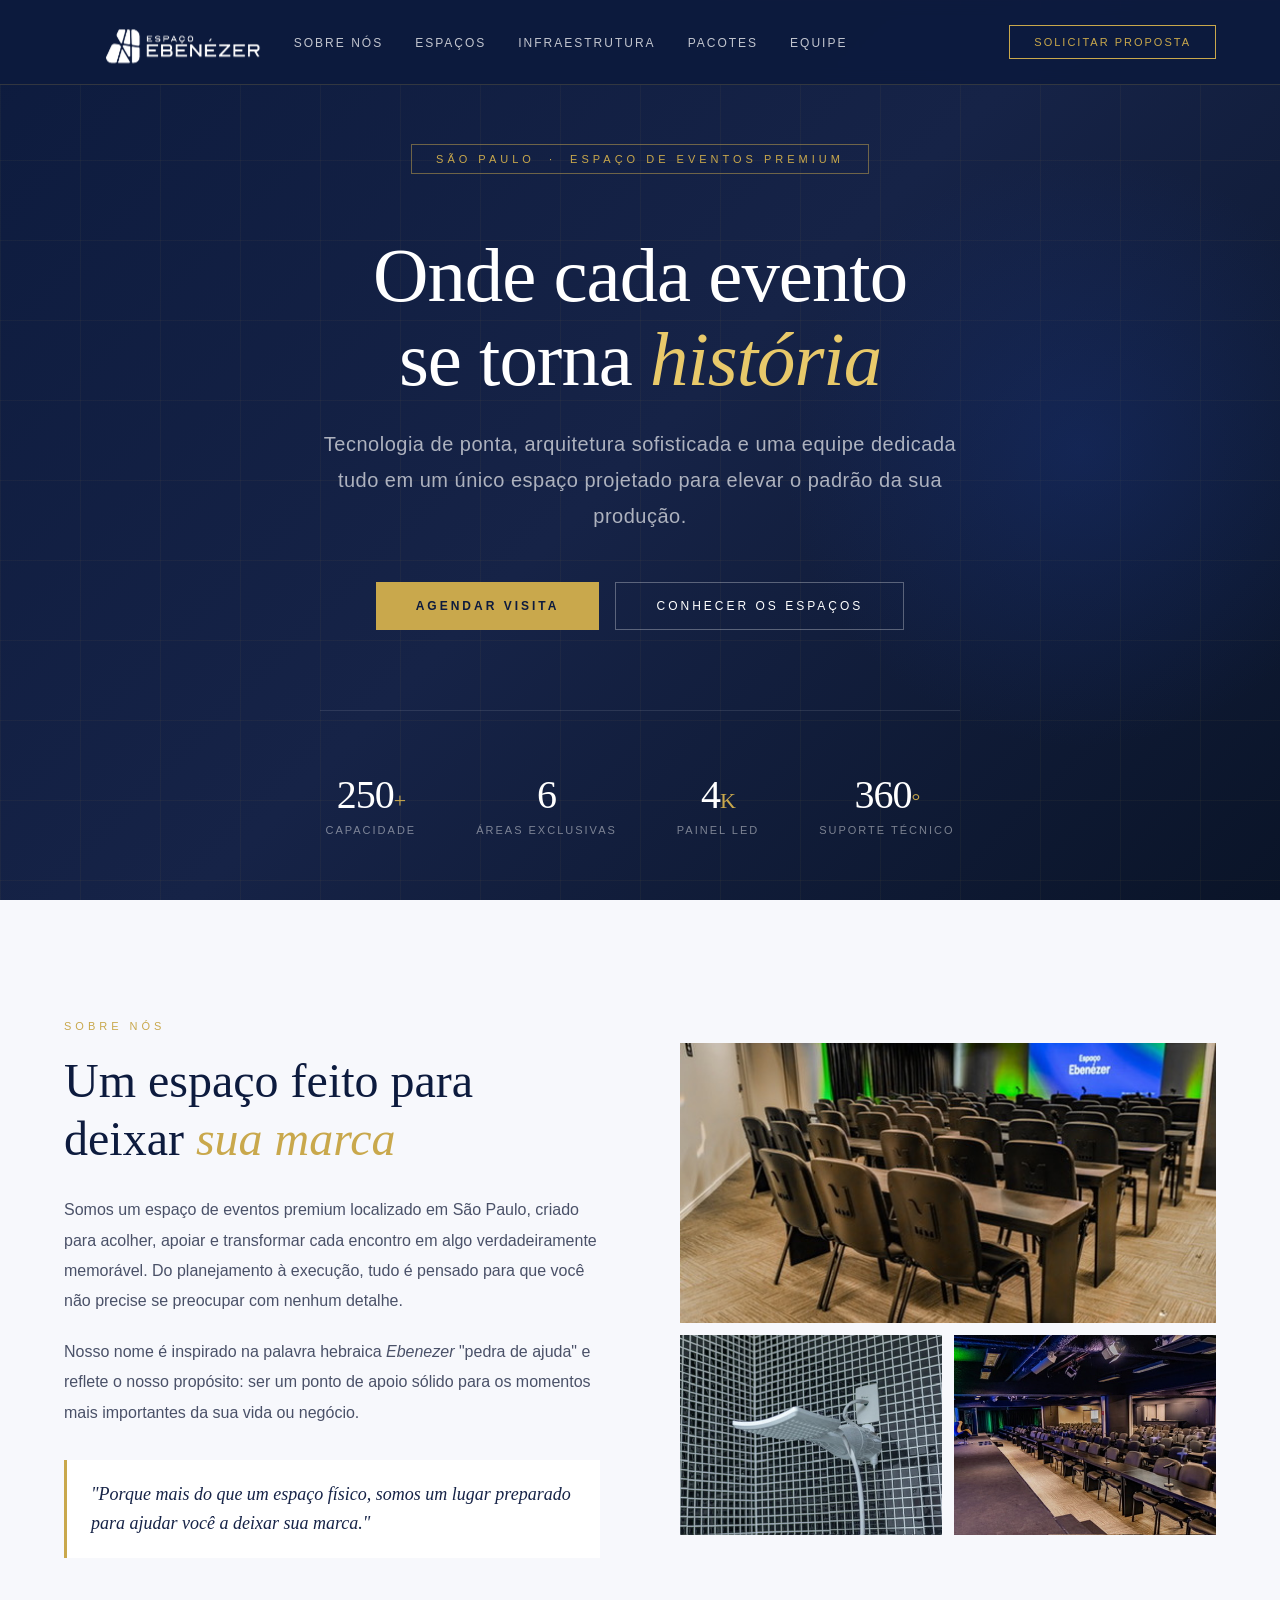
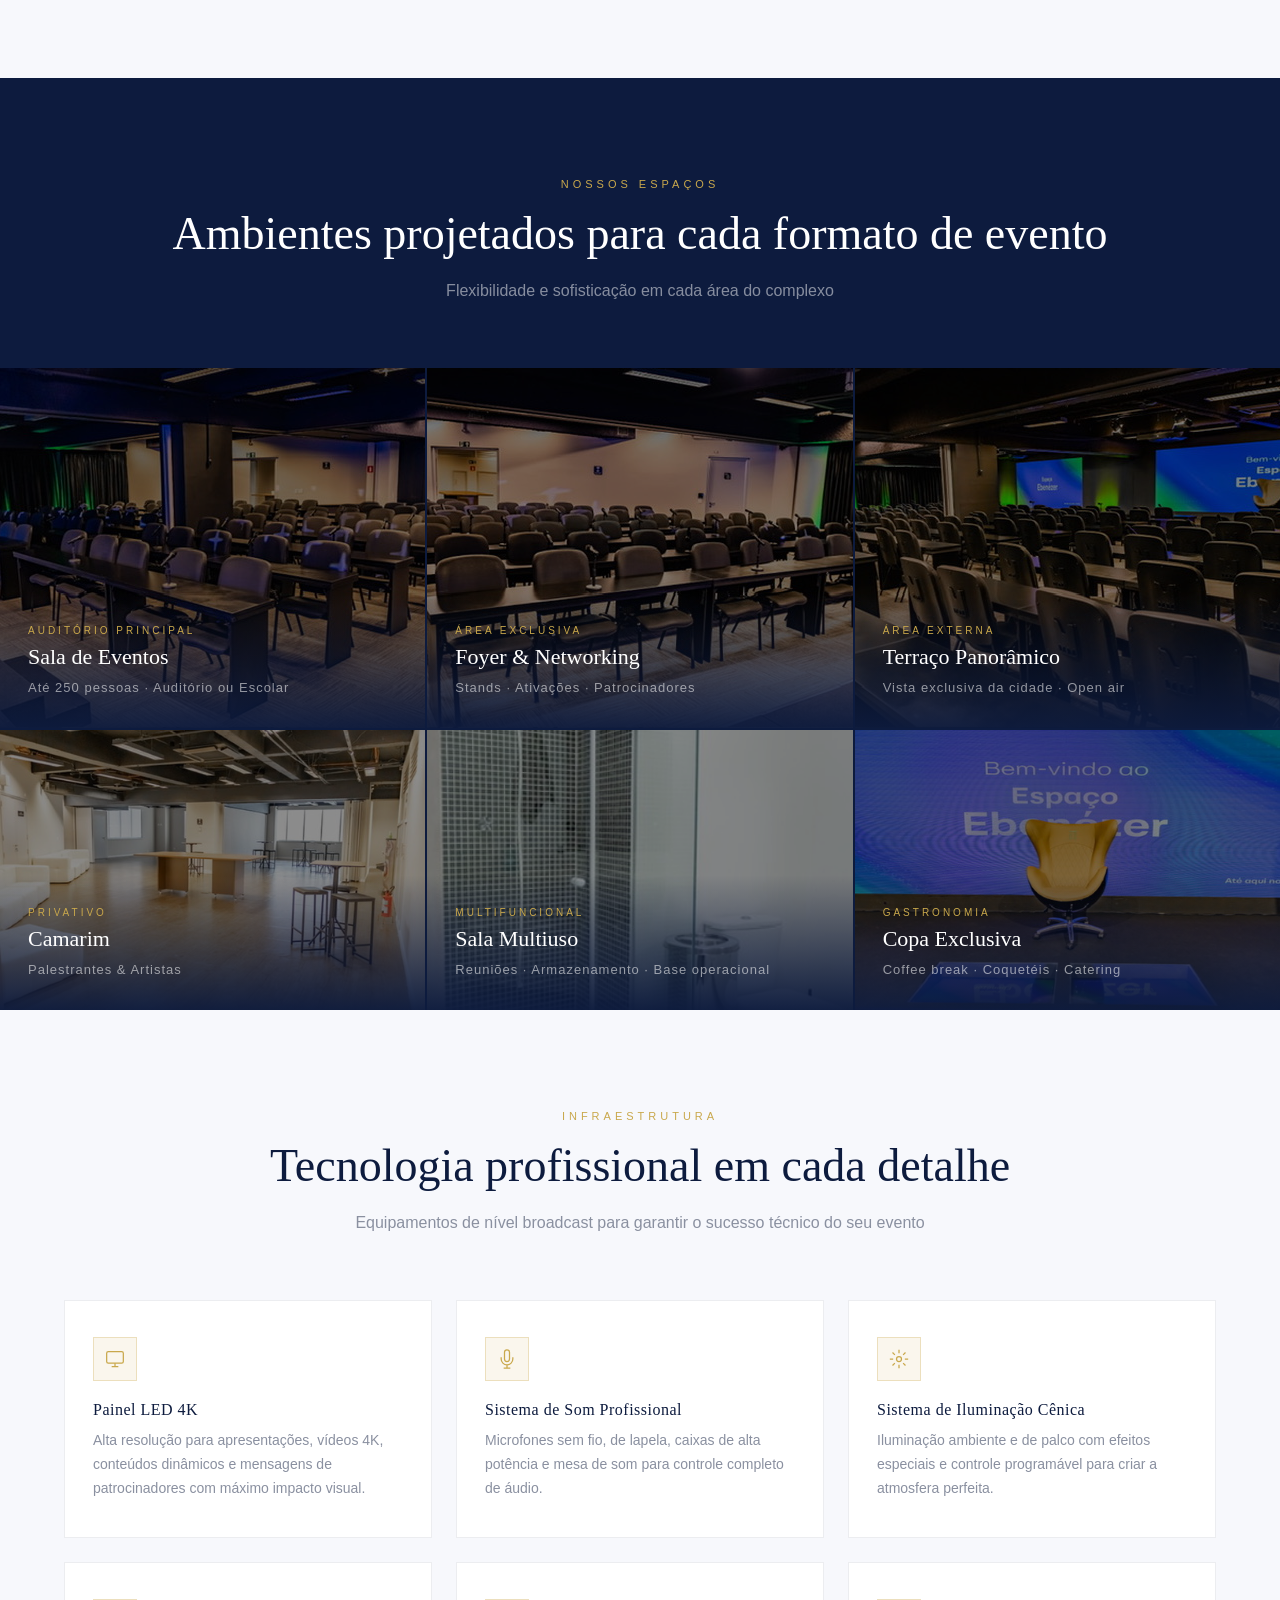
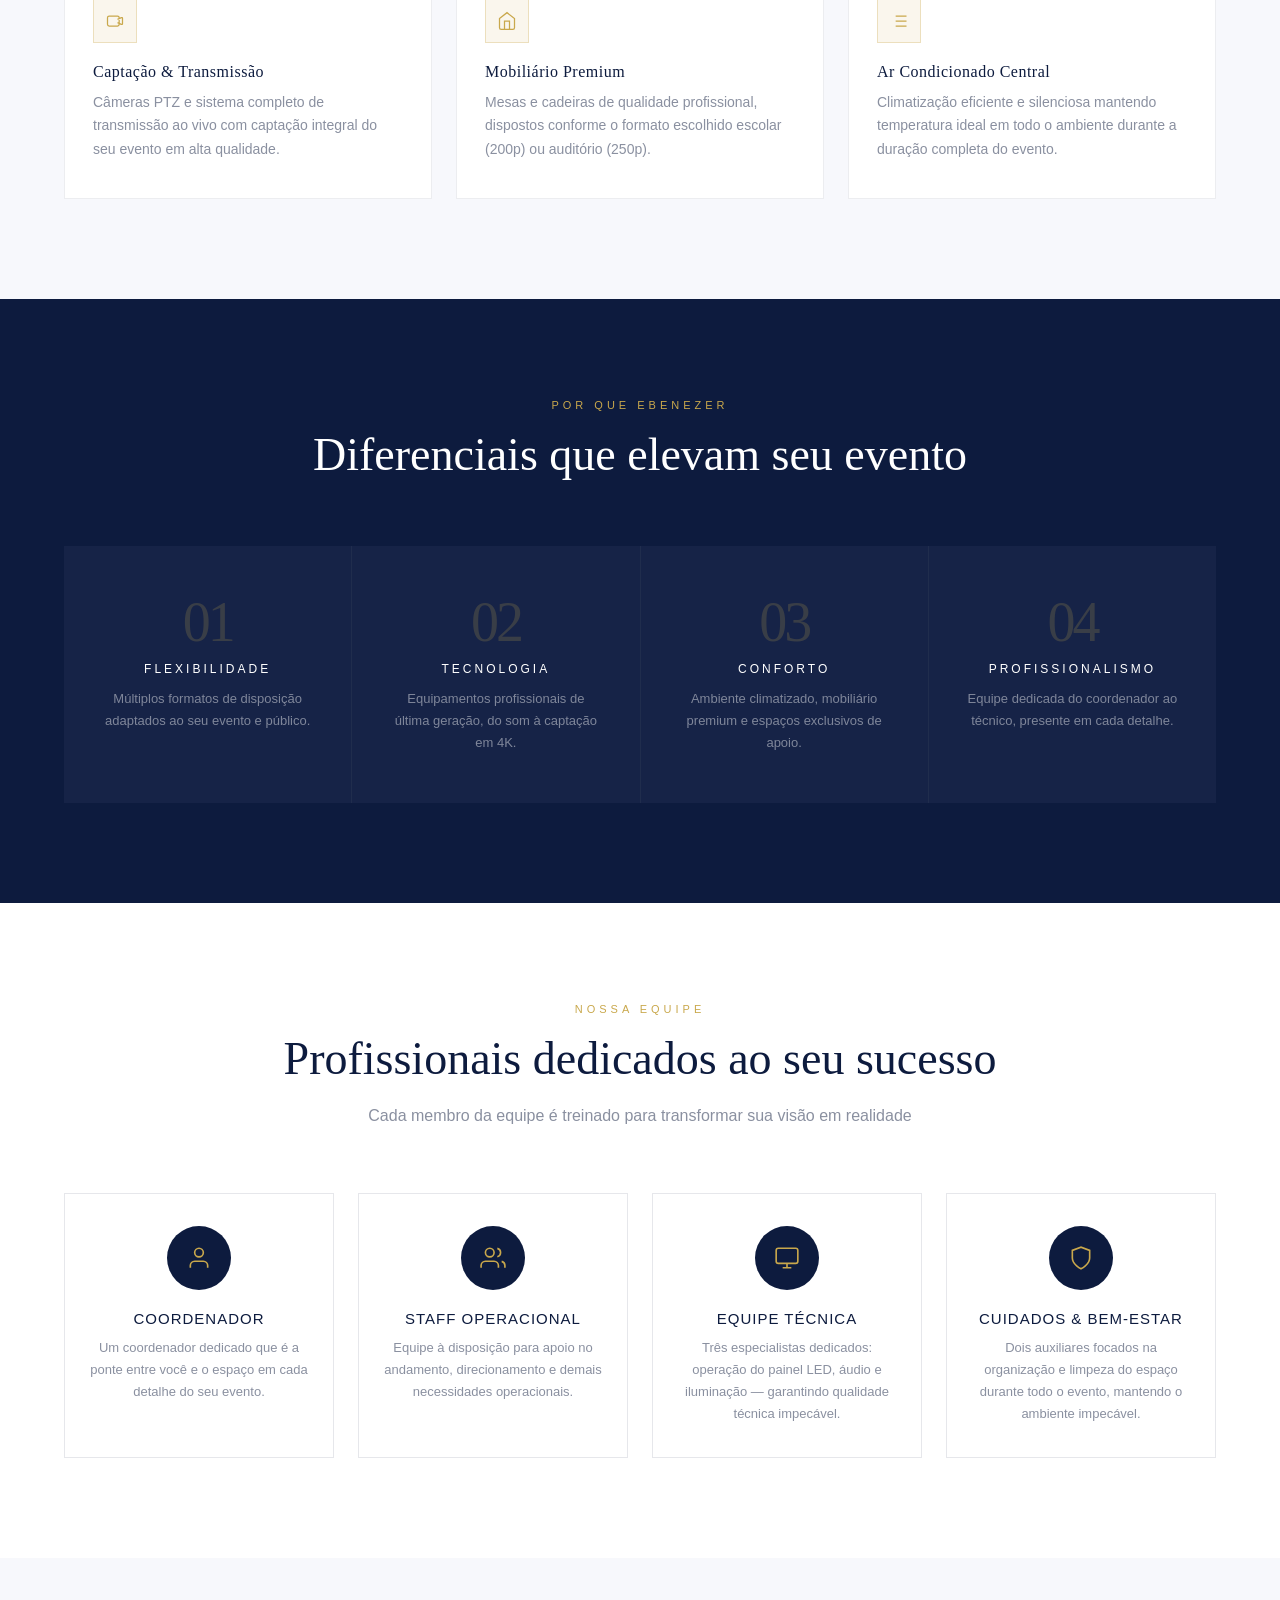
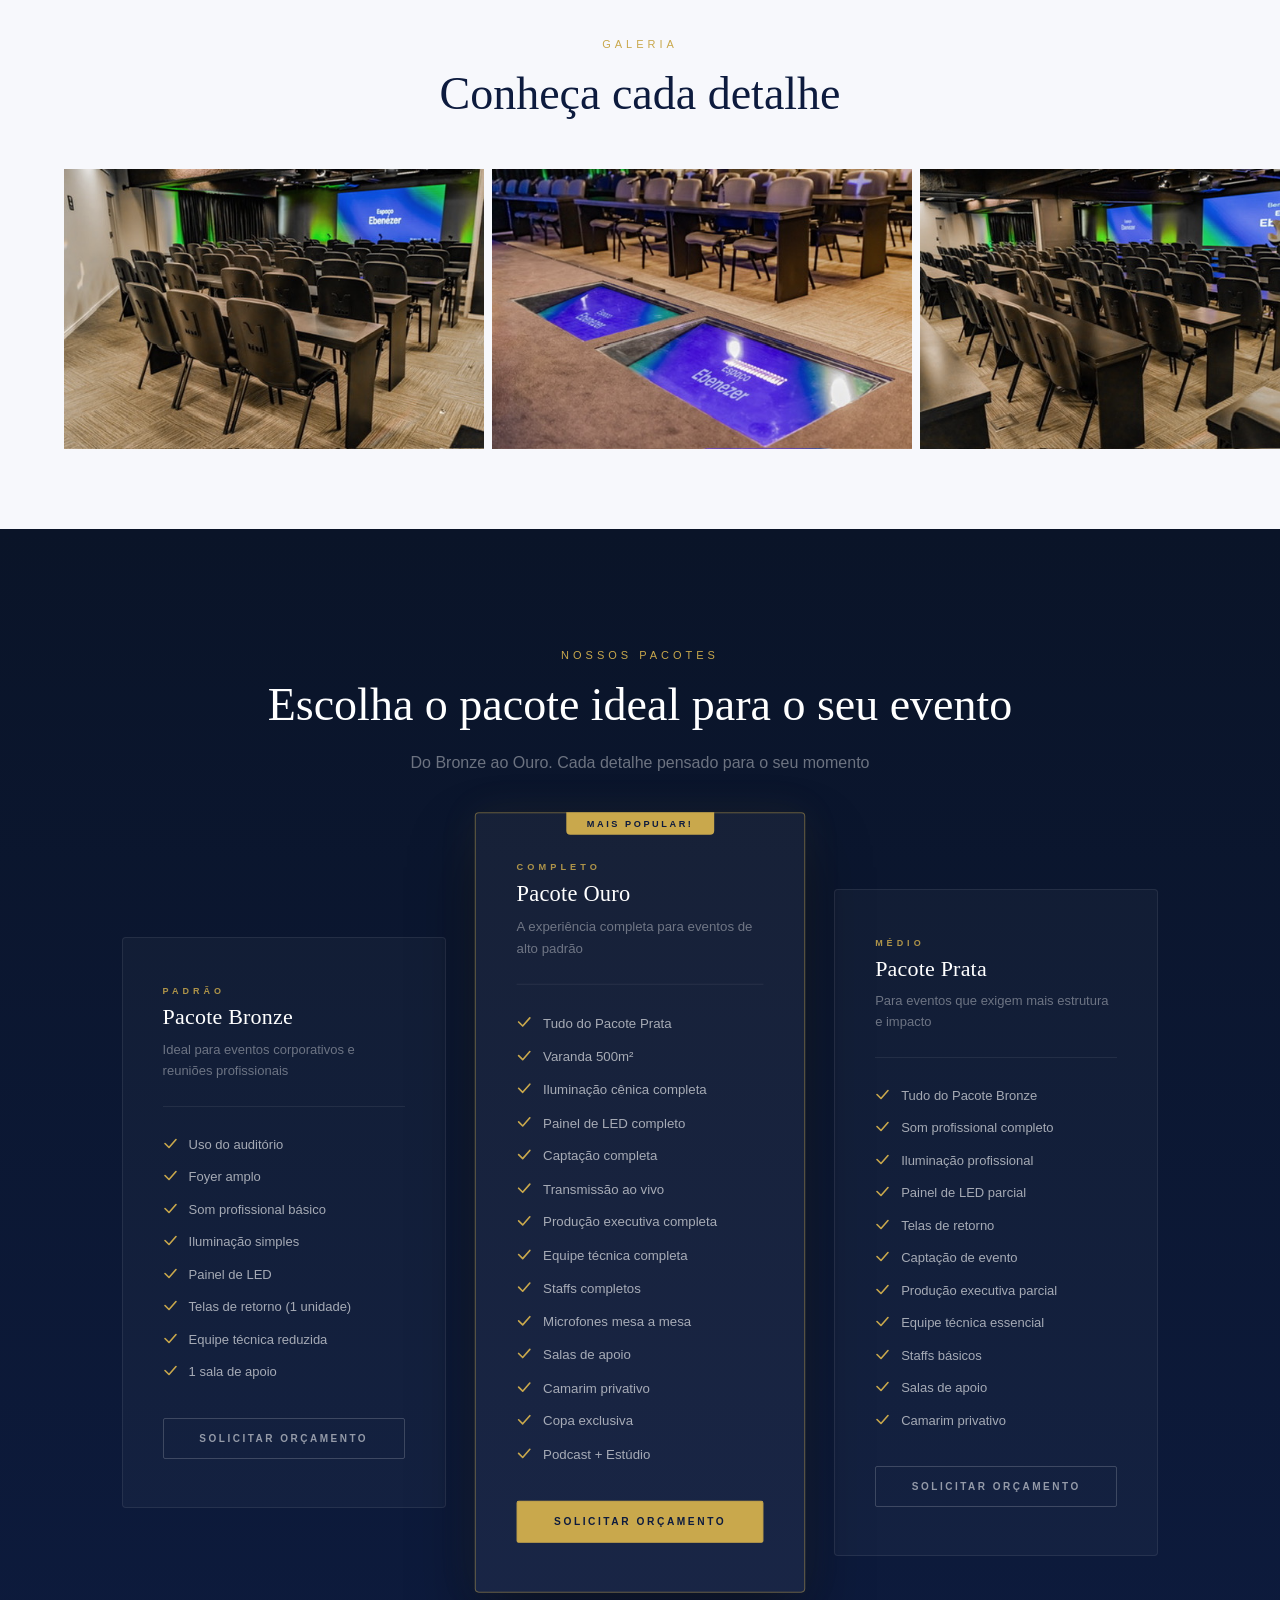
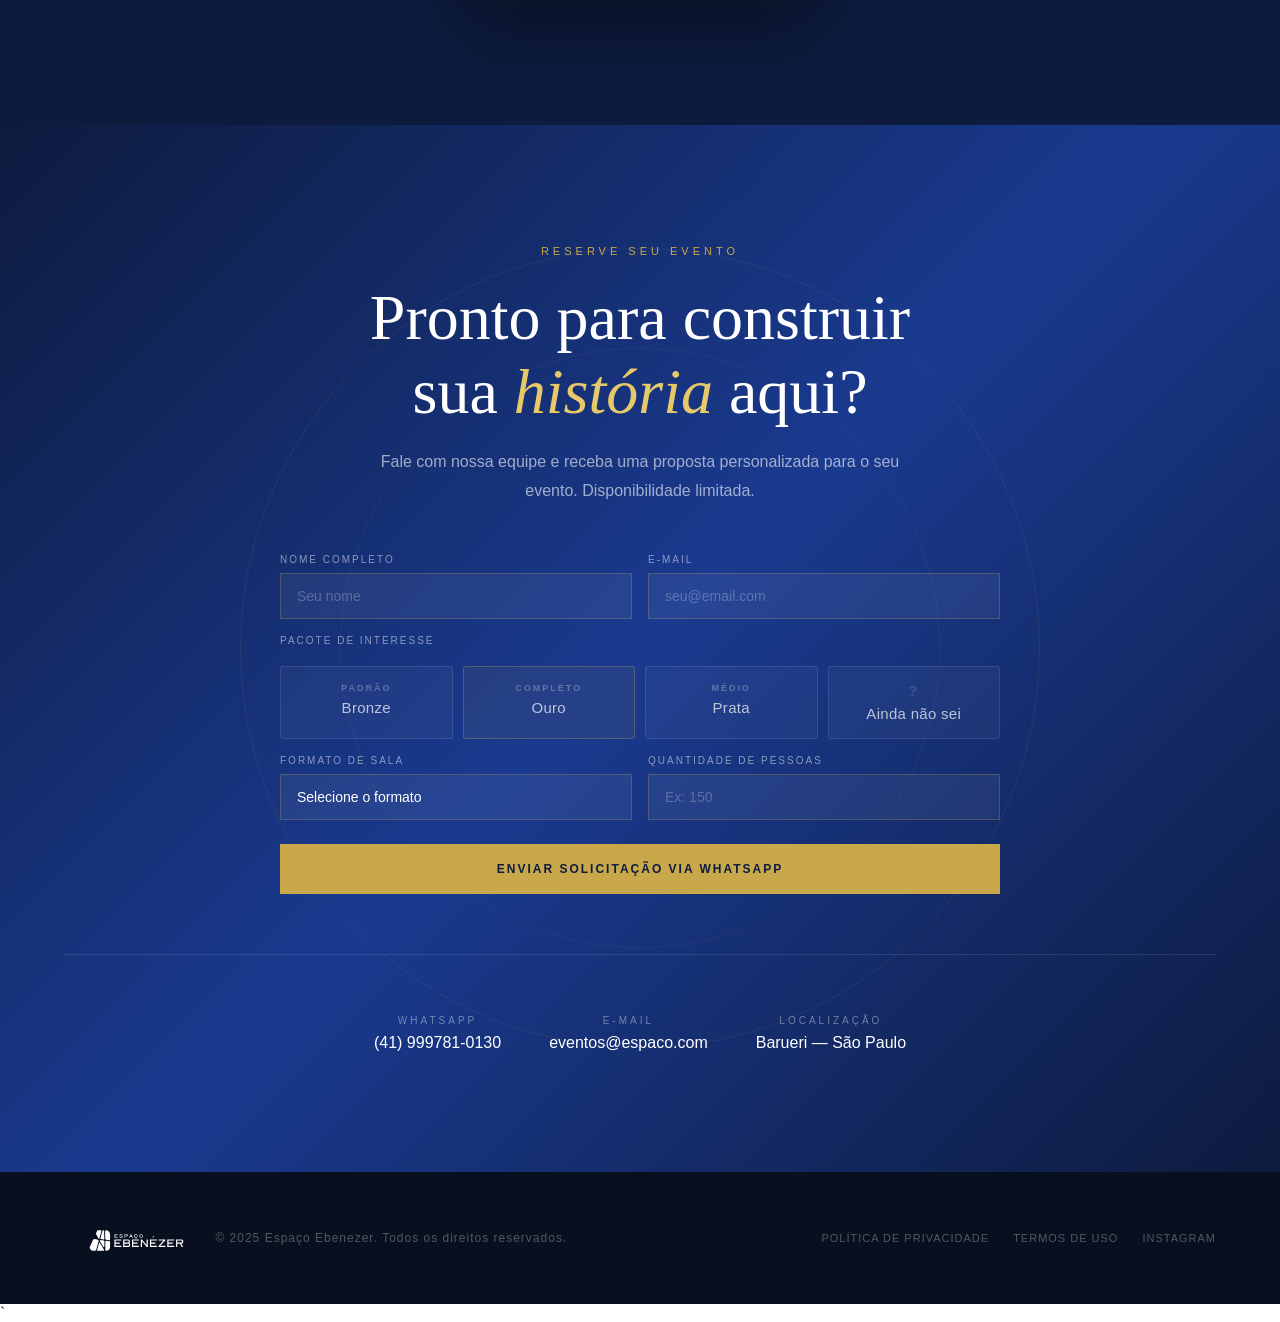
<file: index.html>
<!DOCTYPE html>
<html lang="pt-BR">

<head>
  <meta charset="UTF-8">
  <meta name="viewport" content="width=device-width, initial-scale=1.0">
  <meta name="description"
    content="Espaço Ebenezer — Espaço de eventos premium em São Paulo. Auditório com capacidade para 250 pessoas, painel LED 4K, sistema de som profissional e equipe dedicada.">
  <title>Espaço Ebenezer | Espaço de Eventos Premium — São Paulo</title>
  <link rel="stylesheet" href="css/style.css">
</head>

<body>

  <!-- ================================================
     NAVEGAÇÃO
     ================================================ -->
  <nav>
    <div class="nav-logo">
      <img src="imagens/logo.png" alt="Espaço Ebenezer" class="nav-logo-img">
    </div>

    <ul class="nav-links">
      <li><a href="#sobre">Sobre Nós</a></li>
      <li><a href="#espacos">Espaços</a></li>
      <li><a href="#infraestrutura">Infraestrutura</a></li>
      <li><a href="#pacotes">Pacotes</a></li>
      <li><a href="#equipe">Equipe</a></li>
    </ul>

    <button class="nav-cta" data-scroll="contato">Solicitar Proposta</button>

    <!-- Hamburger Mobile -->
    <button class="nav-hamburger" id="nav-hamburger" aria-label="Abrir menu">
      <span></span>
      <span></span>
      <span></span>
    </button>
  </nav>

  <!-- Drawer Mobile -->
  <div class="nav-mobile-drawer" id="nav-mobile-drawer">
    <a href="#sobre">Sobre Nós</a>
    <a href="#espacos">Espaços</a>
    <a href="#infraestrutura">Infraestrutura</a>
    <a href="#pacotes">Pacotes</a>
    <a href="#equipe">Equipe</a>
    <a href="#contato" data-scroll="contato">Solicitar Proposta</a>
  </div>


  <!-- ================================================
     HERO
     ================================================ -->
  <section class="hero">
    <div class="hero-bg"></div>
    <div class="hero-grid"></div>
    <div class="hero-accent"></div>
    <div class="hero-content">
      <div class="hero-badge">São Paulo &nbsp;·&nbsp; Espaço de Eventos Premium</div>
      <h1 class="hero-title">Onde cada evento<br>se torna <em>história</em></h1>
      <p class="hero-subtitle">Tecnologia de ponta, arquitetura sofisticada e uma equipe dedicada tudo em um único
        espaço projetado para elevar o padrão da sua produção.</p>
      <div class="hero-btns">
        <button class="btn-primary" data-scroll="contato">Agendar Visita</button>
        <button class="btn-outline" data-scroll="espacos">Conhecer os Espaços</button>
      </div>
      <div class="hero-stats">
        <div class="stat">
          <span class="stat-num">250<span>+</span></span>
          <span class="stat-label">Capacidade</span>
        </div>
        <div class="stat">
          <span class="stat-num">6</span>
          <span class="stat-label">Áreas exclusivas</span>
        </div>
        <div class="stat">
          <span class="stat-num">4<span>K</span></span>
          <span class="stat-label">Painel LED</span>
        </div>
        <div class="stat">
          <span class="stat-num">360<span>°</span></span>
          <span class="stat-label">Suporte técnico</span>
        </div>
      </div>
    </div>
  </section>


  <!-- ================================================
     SOBRE NÓS
     ================================================ -->
  <section id="sobre" style="background: var(--offwhite); padding: 120px 5%; padding-top: -10px;">
    <div class="conceito-inner">
      <div>
        <p class="conceito-label">Sobre Nós</p>
        <h2 class="conceito-title">Um espaço feito para deixar <em style="font-style:italic;color:var(--gold)">sua
            marca</em></h2>
        <p class="conceito-text">Somos um espaço de eventos premium localizado em São Paulo, criado para acolher, apoiar
          e transformar cada encontro em algo verdadeiramente memorável. Do planejamento à execução, tudo é pensado para
          que você não precise se preocupar com nenhum detalhe.</p>
        <p class="conceito-text">Nosso nome é inspirado na palavra hebraica <em>Ebenezer</em> "pedra de ajuda" e
          reflete o nosso propósito: ser um ponto de apoio sólido para os momentos mais importantes da sua vida ou
          negócio.</p>
        <div class="conceito-quote">"Porque mais do que um espaço físico, somos um lugar preparado para ajudar você a
          deixar sua marca."</div>
      </div>
      <div class="conceito-imgs">
        <div class="conceito-img">
          <img src="imagens/BBC7AF1E-2C5B-4EF9-9AA0-6E5F25E55A83_4_5005_c.jpeg"
            alt="Auditório principal do Espaço Ebenezer">
        </div>
        <div class="conceito-img">
          <img src="imagens/2D842856-21F0-46BD-95D9-49E3B469D574_4_5005_c.jpeg" alt="Foyer e área de networking">
        </div>
        <div class="conceito-img">
          <img src="imagens/98AE8D51-946C-455D-99FB-E612CFC74FBF_4_5005_c.jpeg" alt="Recepção do espaço">
        </div>
      </div>
    </div>
  </section>


  <!-- ================================================
     ESPAÇOS
     ================================================ -->
  <section id="espacos" class="espacos-section">
    <div class="espacos-header">
      <span class="section-label">Nossos Espaços</span>
      <h2 class="section-title" style="color: var(--white);">Ambientes projetados para cada formato de evento</h2>
      <p class="section-sub" style="color: rgba(255,255,255,0.5);">Flexibilidade e sofisticação em cada área do complexo
      </p>
    </div>

    <div class="espacos-grid">

      <!-- Auditório Principal -->
      <div class="espaco-card">
        <img src="imagens/BDA76A19-5AD4-40E6-B2FD-C2F443225EDD_4_5005_c.jpeg" alt="Auditório Principal">
        <div class="espaco-info">
          <span class="espaco-tag">Auditório Principal</span>
          <div class="espaco-name">Sala de Eventos</div>
          <span class="espaco-cap">Até 250 pessoas · Auditório ou Escolar</span>
        </div>
      </div>

      <!-- Foyer -->
      <div class="espaco-card">
        <img src="imagens/23017E59-CA44-4F58-83E3-70FD722827D2_4_5005_c.jpeg" alt="Foyer e Networking">
        <div class="espaco-info">
          <span class="espaco-tag">Área Exclusiva</span>
          <div class="espaco-name">Foyer &amp; Networking</div>
          <span class="espaco-cap">Stands · Ativações · Patrocinadores</span>
        </div>
      </div>

      <!-- Terraço -->
      <div class="espaco-card">
        <img src="imagens/F6F5BB95-CE5F-4810-B927-25C1D07A86E1_4_5005_c.jpeg" alt="Terraço Panorâmico">
        <div class="espaco-info">
          <span class="espaco-tag">Área Externa</span>
          <div class="espaco-name">Terraço Panorâmico</div>
          <span class="espaco-cap">Vista exclusiva da cidade · Open air</span>
        </div>
      </div>

      <!-- Camarim -->
      <div class="espaco-card small">
        <img src="imagens/8D4D740D-EBF2-4359-8A51-14964F648083_4_5005_c.jpeg" alt="Camarim">
        <div class="espaco-info">
          <span class="espaco-tag">Privativo</span>
          <div class="espaco-name">Camarim</div>
          <span class="espaco-cap">Palestrantes &amp; Artistas</span>
        </div>
      </div>

      <!-- Sala Multiuso -->
      <div class="espaco-card small">
        <img src="imagens/ED814C1D-DB11-49E6-B5FB-DB76E7FC4C83_4_5005_c.jpeg" alt="Sala Multiuso">
        <div class="espaco-info">
          <span class="espaco-tag">Multifuncional</span>
          <div class="espaco-name">Sala Multiuso</div>
          <span class="espaco-cap">Reuniões · Armazenamento · Base operacional</span>
        </div>
      </div>

      <!-- Copa -->
      <div class="espaco-card small">
        <img src="imagens/FB6C6E5E-429F-4CE9-BF3B-63C0C4D7AA0A_4_5005_c.jpeg" alt="Copa Exclusiva">
        <div class="espaco-info">
          <span class="espaco-tag">Gastronomia</span>
          <div class="espaco-name">Copa Exclusiva</div>
          <span class="espaco-cap">Coffee break · Coquetéis · Catering</span>
        </div>
      </div>

    </div>
  </section>


  <!-- ================================================
     INFRAESTRUTURA
     ================================================ -->
  <section id="infraestrutura" style="padding: 100px 5%; background: var(--offwhite);">
    <div style="max-width: 1400px; margin: 0 auto;">
      <div class="section-header">
        <span class="section-label">Infraestrutura</span>
        <h2 class="section-title">Tecnologia profissional em cada detalhe</h2>
        <p class="section-sub">Equipamentos de nível broadcast para garantir o sucesso técnico do seu evento</p>
      </div>
      <div class="infra-grid">

        <div class="infra-card">
          <div class="infra-icon">
            <svg viewBox="0 0 24 24">
              <rect x="2" y="3" width="20" height="14" rx="2" />
              <path d="M8 21h8M12 17v4" />
            </svg>
          </div>
          <h3 class="infra-title">Painel LED 4K</h3>
          <p class="infra-text">Alta resolução para apresentações, vídeos 4K, conteúdos dinâmicos e mensagens de
            patrocinadores com máximo impacto visual.</p>
        </div>

        <div class="infra-card">
          <div class="infra-icon">
            <svg viewBox="0 0 24 24">
              <path d="M12 1a3 3 0 0 0-3 3v8a3 3 0 0 0 6 0V4a3 3 0 0 0-3-3z" />
              <path d="M19 10v2a7 7 0 0 1-14 0v-2M12 19v4M8 23h8" />
            </svg>
          </div>
          <h3 class="infra-title">Sistema de Som Profissional</h3>
          <p class="infra-text">Microfones sem fio, de lapela, caixas de alta potência e mesa de som para controle
            completo de áudio.</p>
        </div>

        <div class="infra-card">
          <div class="infra-icon">
            <svg viewBox="0 0 24 24">
              <circle cx="12" cy="12" r="3" />
              <path
                d="M12 1v4M12 19v4M4.22 4.22l2.83 2.83M16.95 16.95l2.83 2.83M1 12h4M19 12h4M4.22 19.78l2.83-2.83M16.95 7.05l2.83-2.83" />
            </svg>
          </div>
          <h3 class="infra-title">Sistema de Iluminação Cênica</h3>
          <p class="infra-text">Iluminação ambiente e de palco com efeitos especiais e controle programável para criar a
            atmosfera perfeita.</p>
        </div>

        <div class="infra-card">
          <div class="infra-icon">
            <svg viewBox="0 0 24 24">
              <path
                d="M15 10l4.553-2.069A1 1 0 0 1 21 8.82v6.36a1 1 0 0 1-1.447.889L15 14M3 8a2 2 0 0 1 2-2h10a2 2 0 0 1 2 2v8a2 2 0 0 1-2 2H5a2 2 0 0 1-2-2V8z" />
            </svg>
          </div>
          <h3 class="infra-title">Captação &amp; Transmissão</h3>
          <p class="infra-text">Câmeras PTZ e sistema completo de transmissão ao vivo com captação integral do seu
            evento em alta qualidade.</p>
        </div>

        <div class="infra-card">
          <div class="infra-icon">
            <svg viewBox="0 0 24 24">
              <path d="M3 9l9-7 9 7v11a2 2 0 0 1-2 2H5a2 2 0 0 1-2-2z" />
              <polyline points="9 22 9 12 15 12 15 22" />
            </svg>
          </div>
          <h3 class="infra-title">Mobiliário Premium</h3>
          <p class="infra-text">Mesas e cadeiras de qualidade profissional, dispostos conforme o formato escolhido
            escolar (200p) ou auditório (250p).</p>
        </div>

        <div class="infra-card">
          <div class="infra-icon">
            <svg viewBox="0 0 24 24">
              <path d="M8 6h13M8 12h13M8 18h13M3 6h.01M3 12h.01M3 18h.01" />
            </svg>
          </div>
          <h3 class="infra-title">Ar Condicionado Central</h3>
          <p class="infra-text">Climatização eficiente e silenciosa mantendo temperatura ideal em todo o ambiente
            durante a duração completa do evento.</p>
        </div>

      </div>
    </div>
  </section>


  <!-- ================================================
     DIFERENCIAIS
     ================================================ -->
  <section class="dif-section">
    <div style="max-width: 1400px; margin: 0 auto;">
      <div class="section-header">
        <span class="section-label">Por que Ebenezer</span>
        <h2 class="section-title" style="color: var(--white);">Diferenciais que elevam seu evento</h2>
      </div>
      <div class="dif-grid">
        <div class="dif-item">
          <div class="dif-num">01</div>
          <span class="dif-label">Flexibilidade</span>
          <p class="dif-text">Múltiplos formatos de disposição adaptados ao seu evento e público.</p>
        </div>
        <div class="dif-item">
          <div class="dif-num">02</div>
          <span class="dif-label">Tecnologia</span>
          <p class="dif-text">Equipamentos profissionais de última geração, do som à captação em 4K.</p>
        </div>
        <div class="dif-item">
          <div class="dif-num">03</div>
          <span class="dif-label">Conforto</span>
          <p class="dif-text">Ambiente climatizado, mobiliário premium e espaços exclusivos de apoio.</p>
        </div>
        <div class="dif-item">
          <div class="dif-num">04</div>
          <span class="dif-label">Profissionalismo</span>
          <p class="dif-text">Equipe dedicada do coordenador ao técnico, presente em cada detalhe.</p>
        </div>
      </div>
    </div>
  </section>


  <!-- ================================================
     EQUIPE
     ================================================ -->
  <section id="equipe" style="padding: 100px 5%; background: var(--white);">
    <div style="max-width: 1400px; margin: 0 auto;">
      <div class="section-header">
        <span class="section-label">Nossa Equipe</span>
        <h2 class="section-title">Profissionais dedicados ao seu sucesso</h2>
        <p class="section-sub">Cada membro da equipe é treinado para transformar sua visão em realidade</p>
      </div>
      <div class="equipe-grid">

        <div class="eq-card">
          <div class="eq-icon">
            <svg viewBox="0 0 24 24">
              <path d="M20 21v-2a4 4 0 0 0-4-4H8a4 4 0 0 0-4 4v2" />
              <circle cx="12" cy="7" r="4" />
            </svg>
          </div>
          <h3 class="eq-title">Coordenador</h3>
          <p class="eq-text">Um coordenador dedicado que é a ponte entre você e o espaço em cada detalhe do seu evento.
          </p>
        </div>

        <div class="eq-card">
          <div class="eq-icon">
            <svg viewBox="0 0 24 24">
              <path d="M17 21v-2a4 4 0 0 0-4-4H5a4 4 0 0 0-4 4v2" />
              <circle cx="9" cy="7" r="4" />
              <path d="M23 21v-2a4 4 0 0 0-3-3.87M16 3.13a4 4 0 0 1 0 7.75" />
            </svg>
          </div>
          <h3 class="eq-title">Staff Operacional</h3>
          <p class="eq-text">Equipe à disposição para apoio no andamento, direcionamento e demais necessidades
            operacionais.</p>
        </div>

        <div class="eq-card">
          <div class="eq-icon">
            <svg viewBox="0 0 24 24">
              <rect x="2" y="3" width="20" height="14" rx="2" />
              <path d="M8 21h8M12 17v4" />
            </svg>
          </div>
          <h3 class="eq-title">Equipe Técnica</h3>
          <p class="eq-text">Três especialistas dedicados: operação do painel LED, áudio e iluminação — garantindo
            qualidade técnica impecável.</p>
        </div>

        <div class="eq-card">
          <div class="eq-icon">
            <svg viewBox="0 0 24 24">
              <path d="M12 22s8-4 8-10V5l-8-3-8 3v7c0 6 8 10 8 10z" />
            </svg>
          </div>
          <h3 class="eq-title">Cuidados &amp; Bem-Estar</h3>
          <p class="eq-text">Dois auxiliares focados na organização e limpeza do espaço durante todo o evento, mantendo
            o ambiente impecável.</p>
        </div>

      </div>
    </div>
  </section>


  <!-- ================================================
     GALERIA
     ================================================ -->
  <div class="gallery">
    <div class="gallery-header">
      <span class="section-label">Galeria</span>
      <h2 class="section-title">Conheça cada detalhe</h2>
    </div>
    <div class="gallery-track">
      <img src="imagens/BBC7AF1E-2C5B-4EF9-9AA0-6E5F25E55A83_4_5005_c.jpeg" alt="Auditório">
      <img src="imagens/2EFC7C94-F563-458A-828A-C13E60FAF57D_4_5005_c.jpeg" alt="Palco">
      <img src="imagens/3A8D510A-B0CD-4214-9E5E-31382F13C315_4_5005_c.jpeg" alt="Foyer">
      <img src="imagens/AEB20C9A-E1E5-4E97-A68F-5E2A832383F5_4_5005_c.jpeg" alt="Iluminação">
      <img src="imagens/BB487DA6-CA43-4144-A8B7-9BBA2CD4B059_4_5005_c.jpeg" alt="Evento">
      <img src="imagens/D0D65DEB-0BF3-461F-A3C4-2C19716CC587_4_5005_c.jpeg" alt="Detalhe interno">
      <img src="imagens/DA8A7290-DEEE-4261-BC17-956DBBB50D2F_4_5005_c.jpeg" alt="Terraço">
      <img src="imagens/DD7E7B41-83D8-4A85-A8CE-38FED418986B_4_5005_c.jpeg" alt="Área de apoio">
      <img src="imagens/EF4F8220-CBA2-46DF-9054-29FED38A1C06_4_5005_c.jpeg" alt="Coffebreak">
      <img src="imagens/F64B5B05-6ACA-41C9-84AE-58202CB2C926_4_5005_c.jpeg" alt="Detalhes do espaço">
    </div>
  </div>



  <!-- ================================================
     PACOTES
     ================================================ -->

  <section id="pacotes" class="pacotes-section">
    <div style="max-width: 1400px; margin: 0 auto; padding: 0 5%;">
      <div class="section-header">
        <span class="section-label">Nossos Pacotes</span>
        <h2 class="section-title">Escolha o pacote ideal para o seu evento</h2>
        <p class="section-sub">Do Bronze ao Ouro. Cada detalhe pensado para o seu momento</p>
      </div>

      <div class="pacotes-grid">

        <!-- ── BRONZE — Padrão ─────────────────────── -->
        <div class="pacote-card">
          <div class="pacote-header">
            <span class="pacote-tier bronze">Padrão</span>
            <h3 class="pacote-nome">Pacote Bronze</h3>
            <p class="pacote-desc">Ideal para eventos corporativos e reuniões profissionais</p>
          </div>
          <ul class="pacote-itens">
            <li>Uso do auditório</li>
            <li>Foyer amplo</li>
            <li>Som profissional básico</li>
            <li>Iluminação simples</li>
            <li>Painel de LED</li>
            <li>Telas de retorno (1 unidade)</li>
            <li>Equipe técnica reduzida</li>
            <li>1 sala de apoio</li>
          </ul>
          <button class="pacote-cta" data-scroll="contato">Solicitar Orçamento</button>
        </div>

        <!-- ── OURO — Completo / Centro ───────────── -->
        <div class="pacote-card pacote-destaque">
          <div class="pacote-popular-badge">Mais Popular!</div>
          <div class="pacote-header">
            <span class="pacote-tier ouro">Completo</span>
            <h3 class="pacote-nome">Pacote Ouro</h3>
            <p class="pacote-desc">A experiência completa para eventos de alto padrão</p>
          </div>
          <ul class="pacote-itens">
            <li>Tudo do Pacote Prata</li>
            <li>Varanda 500m²</li>
            <li>Iluminação cênica completa</li>
            <li>Painel de LED completo</li>
            <li>Captação completa</li>
            <li>Transmissão ao vivo</li>
            <li>Produção executiva completa</li>
            <li>Equipe técnica completa</li>
            <li>Staffs completos</li>
            <li>Microfones mesa a mesa</li>
            <li>Salas de apoio</li>
            <li>Camarim privativo</li>
            <li>Copa exclusiva</li>
            <li>Podcast + Estúdio</li>
          </ul>
          <button class="pacote-cta pacote-cta-gold" data-scroll="contato">Solicitar Orçamento</button>
        </div>

        <!-- ── PRATA — Médio ──────────────────────── -->
        <div class="pacote-card">
          <div class="pacote-header">
            <span class="pacote-tier prata">Médio</span>
            <h3 class="pacote-nome">Pacote Prata</h3>
            <p class="pacote-desc">Para eventos que exigem mais estrutura e impacto</p>
          </div>
          <ul class="pacote-itens">
            <li>Tudo do Pacote Bronze</li>
            <li>Som profissional completo</li>
            <li>Iluminação profissional</li>
            <li>Painel de LED parcial</li>
            <li>Telas de retorno</li>
            <li>Captação de evento</li>
            <li>Produção executiva parcial</li>
            <li>Equipe técnica essencial</li>
            <li>Staffs básicos</li>
            <li>Salas de apoio</li>
            <li>Camarim privativo</li>
          </ul>
          <button class="pacote-cta" data-scroll="contato">Solicitar Orçamento</button>
        </div>

      </div>
    </div>
  </section>


  <!-- ================================================
     CTA / CONTATO
     ================================================ -->
  <section id="contato" class="cta-bg">
    <div class="cta-deco"></div>
    <div class="cta-deco2"></div>
    <div class="cta-content">
      <span class="cta-label">Reserve seu evento</span>
      <h2 class="cta-title">Pronto para construir<br>sua <em>história</em> aqui?</h2>
      <p class="cta-sub">Fale com nossa equipe e receba uma proposta personalizada para o seu evento. Disponibilidade
        limitada.</p>
      <!-- FORMULÁRIO DE ORÇAMENTO -->
      <form class="orcamento-form" id="orcamento-form" novalidate>
        <div class="form-row">
          <div class="form-group">
            <label for="f-nome">Nome completo</label>
            <input type="text" id="f-nome" name="nome" placeholder="Seu nome" required>
          </div>
          <div class="form-group">
            <label for="f-email">E-mail</label>
            <input type="email" id="f-email" name="email" placeholder="seu@email.com" required>
          </div>
        </div>
        <!-- SELEÇÃO DE PACOTE — Radio Cards -->
        <div class="form-group" style="margin-bottom: 16px;">
          <label class="form-label-standalone">Pacote de interesse</label>
          <input type="hidden" id="f-pacote" name="pacote">
          <div class="pacote-radio-grid">
            <button type="button" class="pacote-radio-card" data-value="Pacote Bronze (Padrão)">
              <span class="prc-tier">Padrão</span>
              <span class="prc-nome">Bronze</span>
            </button>
            <button type="button" class="pacote-radio-card prc-destaque" data-value="Pacote Ouro (Completo)">
              <span class="prc-tier">Completo</span>
              <span class="prc-nome">Ouro</span>
            </button>
            <button type="button" class="pacote-radio-card" data-value="Pacote Prata (Médio)">
              <span class="prc-tier">Médio</span>
              <span class="prc-nome">Prata</span>
            </button>
            <button type="button" class="pacote-radio-card prc-nao-sei"
              data-value="Ainda não sei / Quero uma indicação">
              <span class="prc-tier">?</span>
              <span class="prc-nome">Ainda não sei</span>
            </button>
          </div>
        </div>
        <div class="form-row">
          <div class="form-group">
            <label for="f-formato">Formato de sala</label>
            <select id="f-formato" name="formato" required>
              <option value="" disabled selected>Selecione o formato</option>
              <option value="Auditório (até 250 pessoas)">Auditório</option>
              <option value="Escolar (até 206 pessoas)">Escolar</option>
              <option value="Terraço Panorâmico">Mesclado</option>
            </select>
          </div>
          <div class="form-group">
            <label for="f-pessoas">Quantidade de pessoas</label>
            <input type="number" id="f-pessoas" name="pessoas" placeholder="Ex: 150" min="1" max="300" required>
          </div>
        </div>
        <button type="submit" class="btn-primary form-submit">Enviar Solicitação via WhatsApp</button>
      </form>

      <div class="cta-contact">
        <div class="contact-item">
          <span class="contact-item-label" href="https://wa.me/5541999781013">WhatsApp</span>
          <span class="contact-item-value" href="https://wa.me/5541999781013">(41) 999781-0130</span>
        </div>
        <div class="contact-item">
          <span class="contact-item-label">E-mail</span>
          <span class="contact-item-value">eventos@espaco.com</span>
        </div>
        <div class="contact-item">
          <span class="contact-item-label">Localização</span>
          <span class="contact-item-value">Barueri — São Paulo</span>
        </div>
      </div>
    </div>
  </section>


  <!-- ================================================
     FOOTER
     ================================================ -->
  <footer>
    <div class="footer-logo">
      <img src="imagens/logo.svg" alt="Espaço Ebenezer" class="footer-logo-img">
      <span class="footer-text">© 2025 Espaço Ebenezer. Todos os direitos reservados.</span>
    </div>
    <div class="footer-links">
      <a href="#">Política de Privacidade</a>
      <a href="#">Termos de Uso</a>
      <a href="https://www.instagram.com/espacoebz/">Instagram</a>
    </div>
  </footer>

  <script src="js/main.js"></script>
</body>`

</html>
</file>
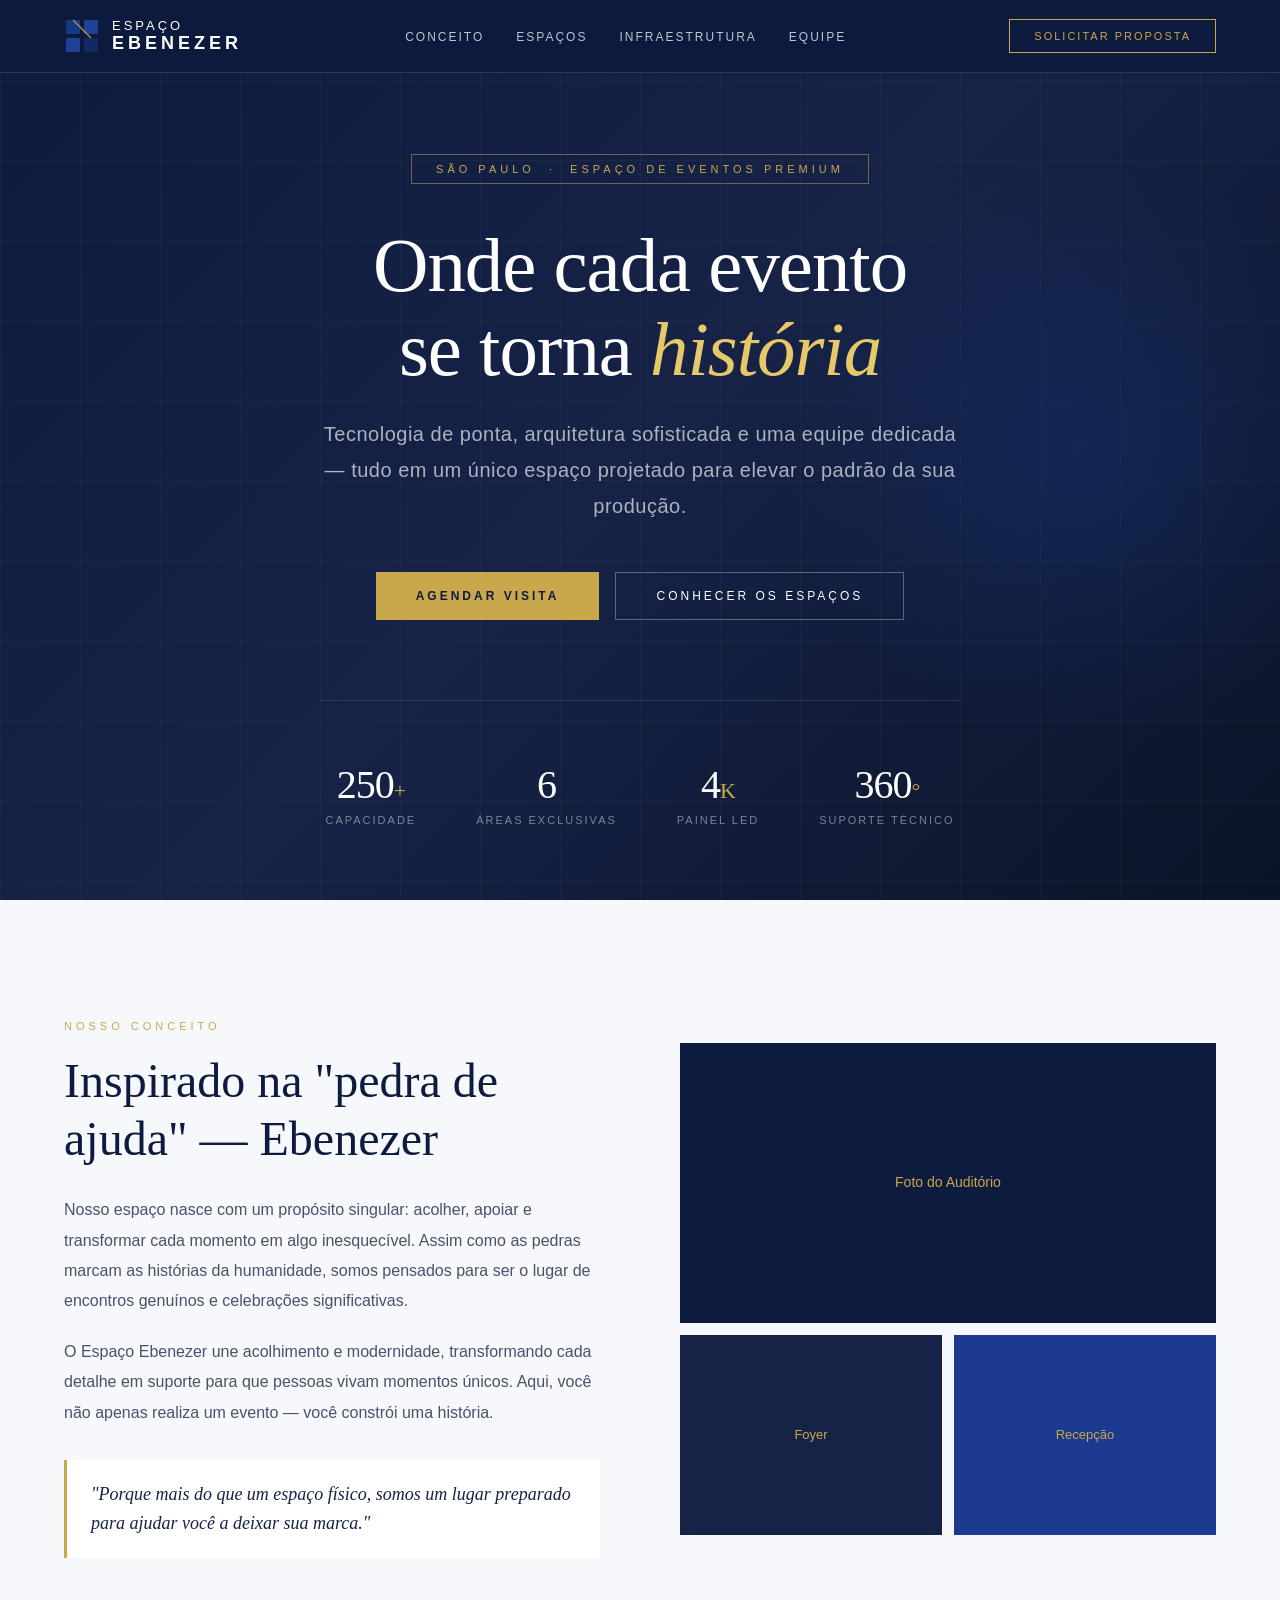
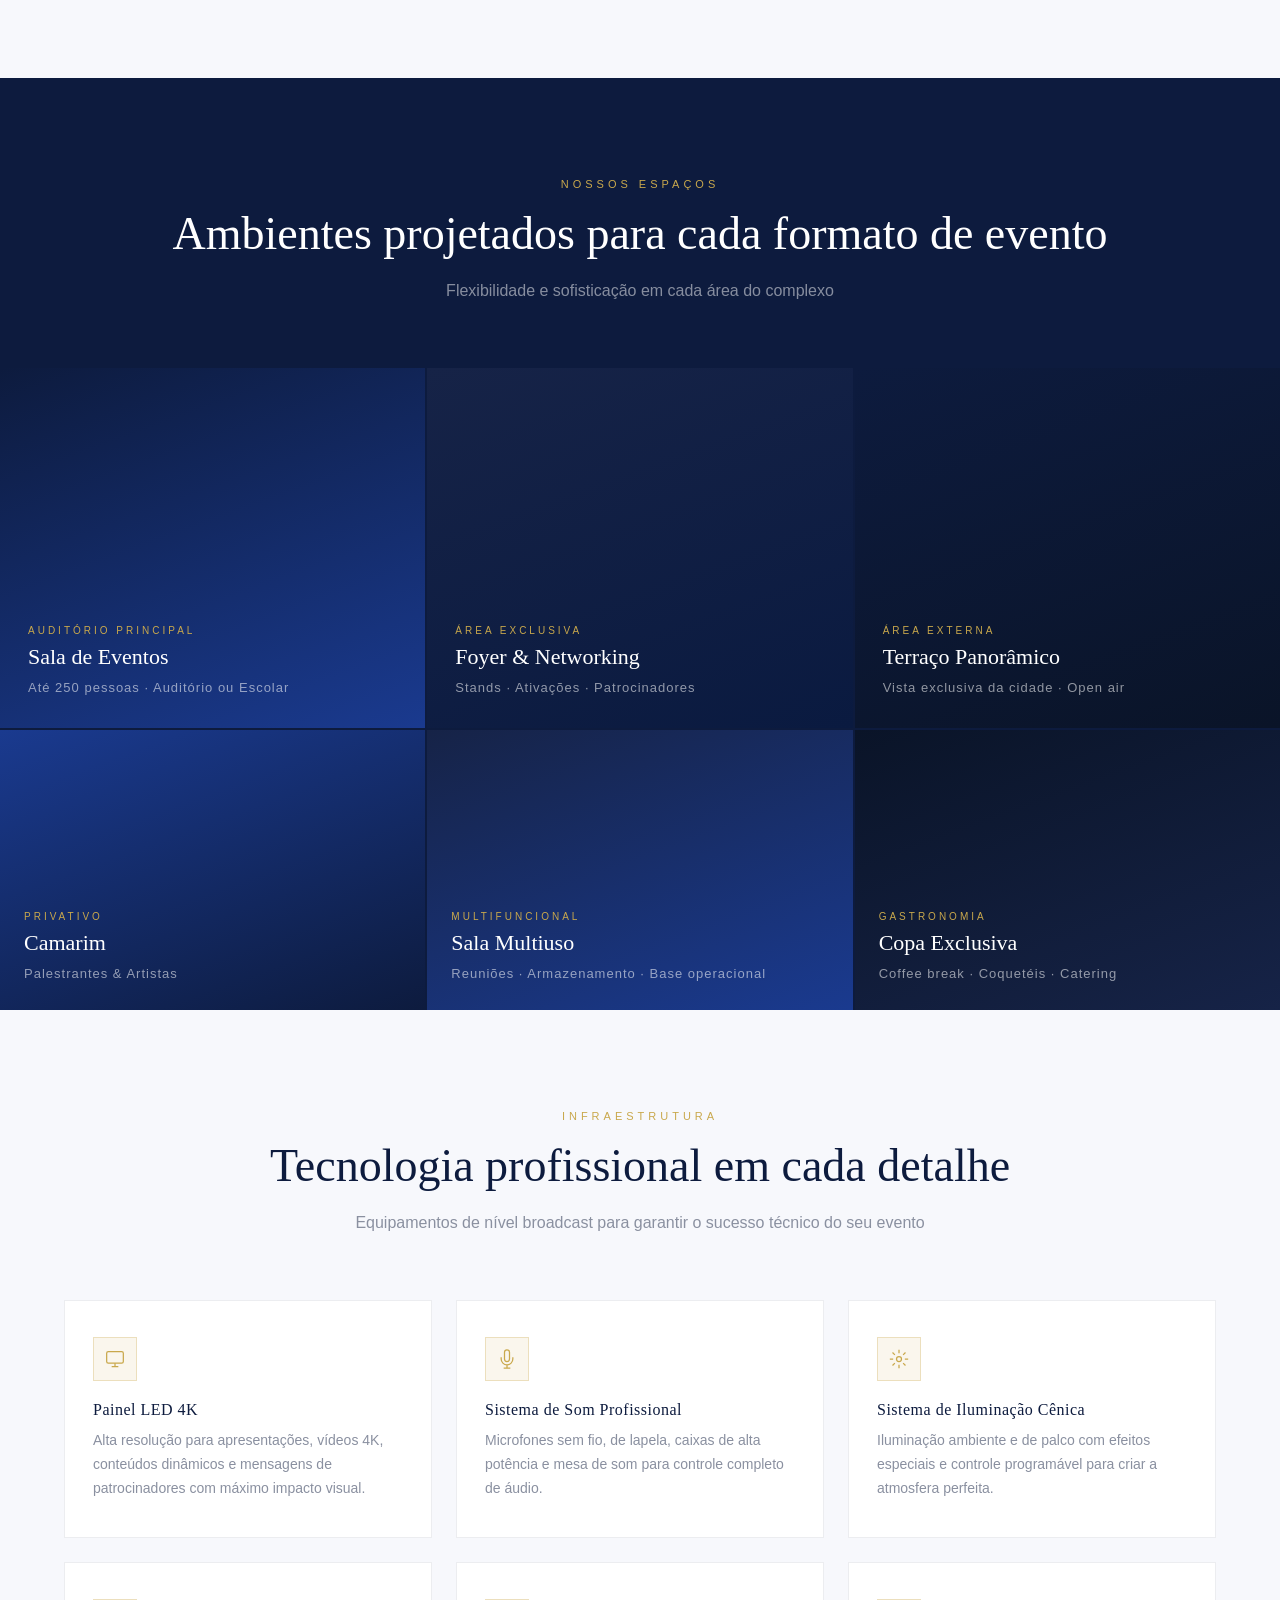
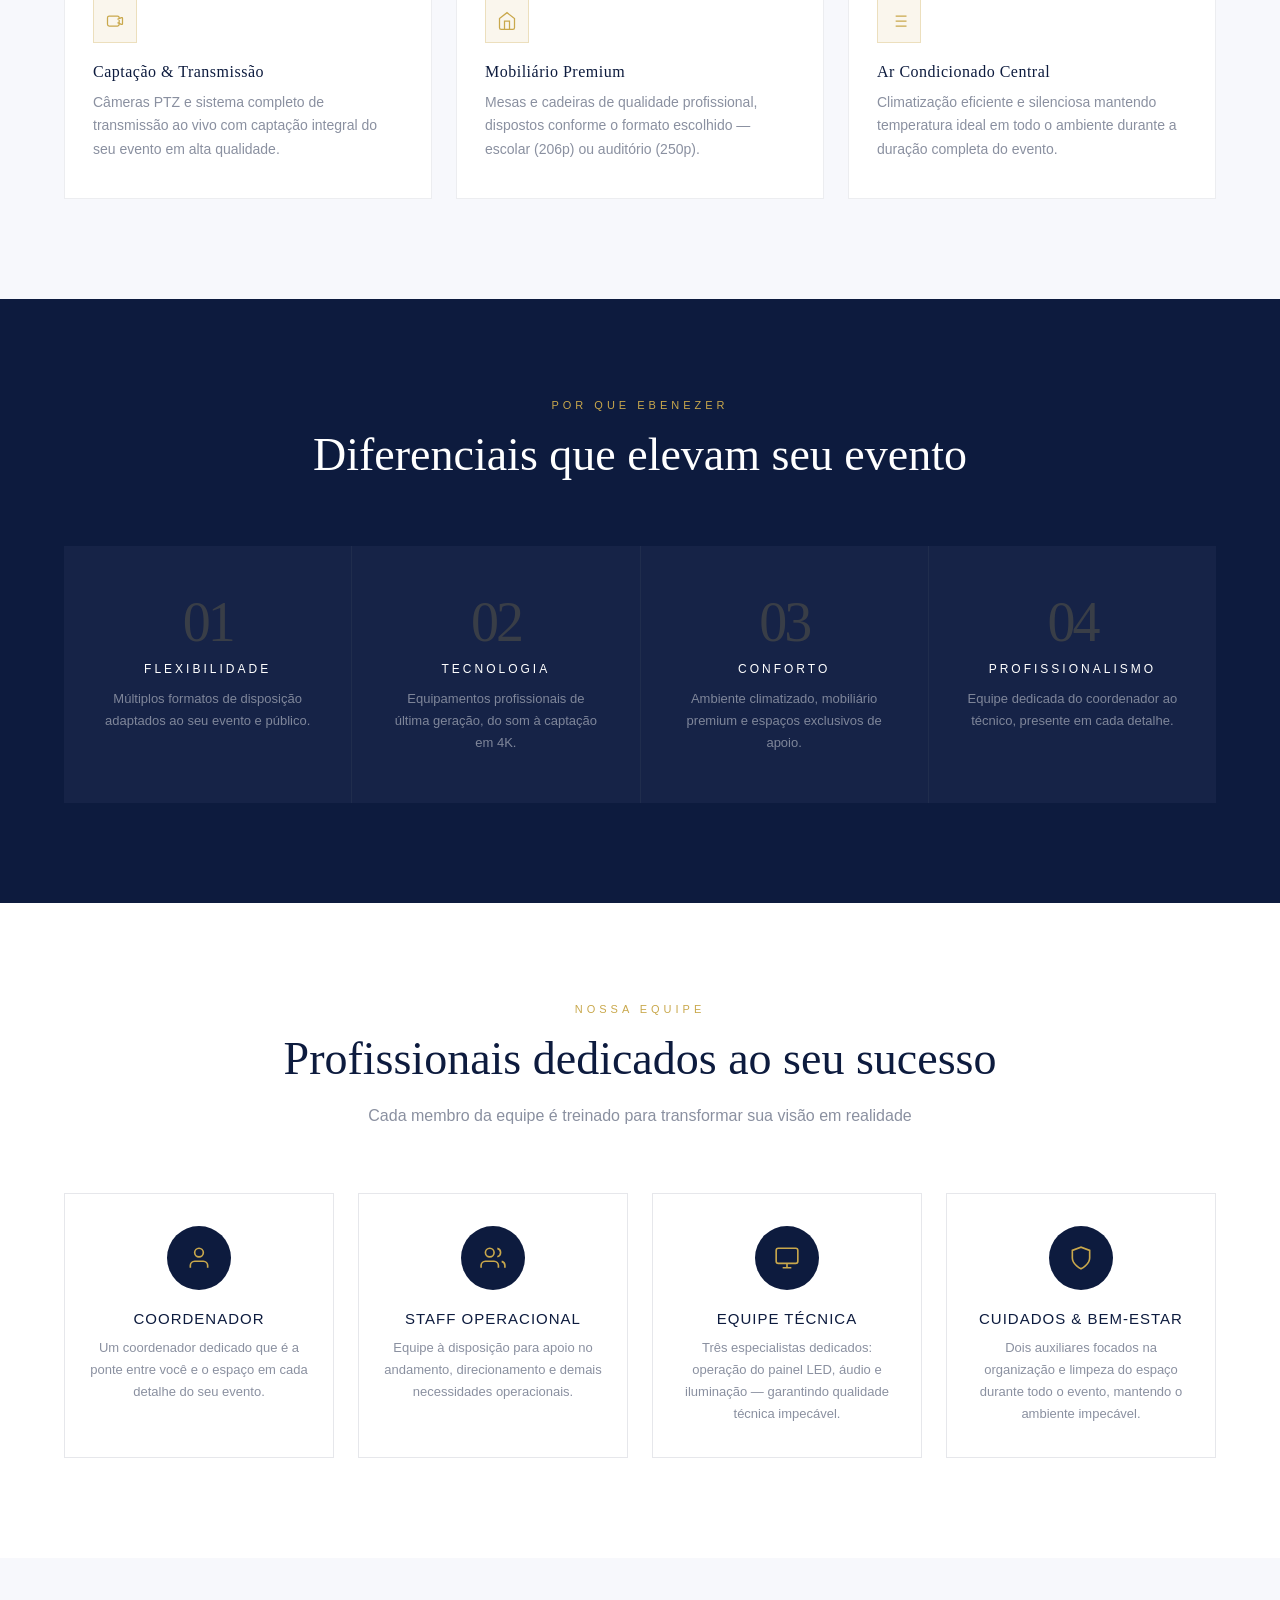
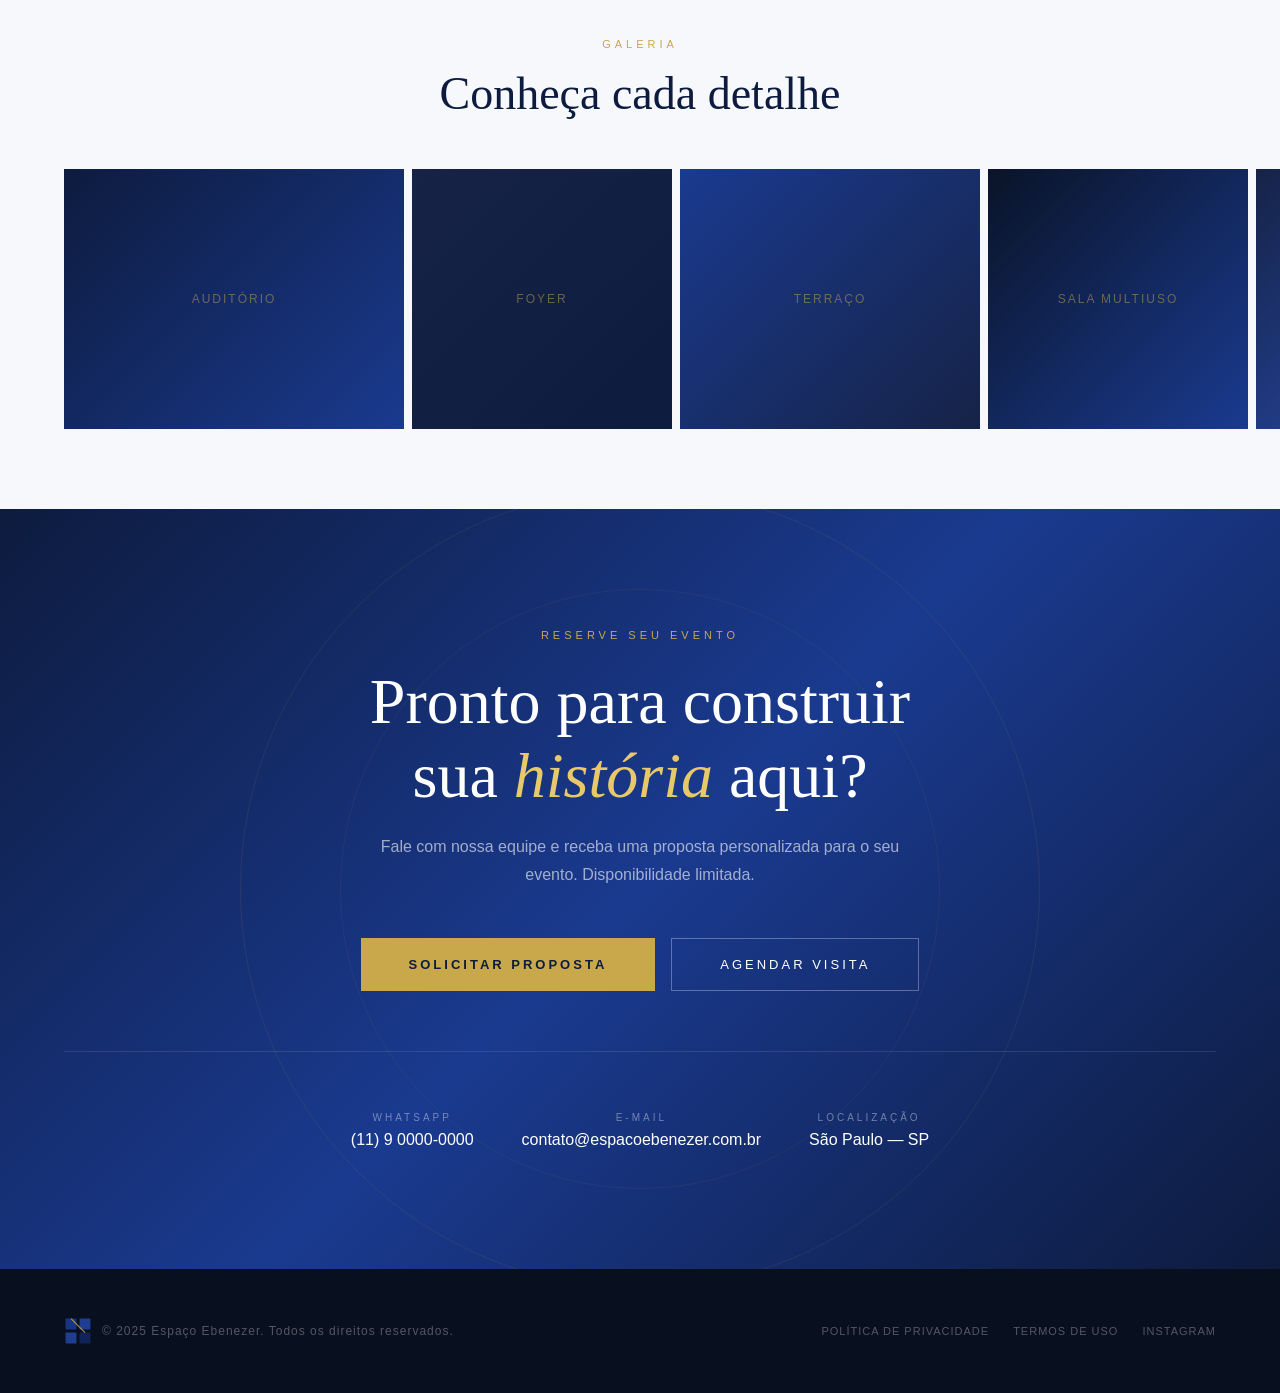
<file: ebenezer_lp.html>
<!DOCTYPE html>
<html lang="pt-BR">
<head>
<meta charset="UTF-8">
<meta name="viewport" content="width=device-width, initial-scale=1.0">
<title>Espaço Ebenezer</title>
<style>
  *{margin:0;padding:0;box-sizing:border-box}
  :root{
    --navy:#0D1B3E;
    --navy2:#162347;
    --blue:#1A3A8F;
    --blue2:#2A52BF;
    --gold:#C9A84C;
    --gold2:#E8C96A;
    --white:#FFFFFF;
    --offwhite:#F7F8FC;
    --gray:#8A90A0;
    --text:#1A1E2E;
  }
  html{scroll-behavior:smooth}
  body{font-family:'Georgia',serif;color:var(--text);background:var(--white);overflow-x:hidden}
  
  /* NAV */
  nav{position:fixed;top:0;left:0;right:0;z-index:100;background:rgba(13,27,62,0.96);backdrop-filter:blur(8px);padding:18px 5%;display:flex;justify-content:space-between;align-items:center;border-bottom:1px solid rgba(201,168,76,0.2)}
  .nav-logo{display:flex;align-items:center;gap:12px}
  .nav-logo-icon{width:36px;height:36px}
  .nav-logo-text{color:var(--white);font-size:13px;letter-spacing:3px;text-transform:uppercase;font-family:'Arial',sans-serif;font-weight:300}
  .nav-logo-text span{display:block;font-size:18px;letter-spacing:4px;font-weight:600}
  .nav-links{display:flex;gap:32px;list-style:none}
  .nav-links a{color:rgba(255,255,255,0.75);text-decoration:none;font-size:12px;letter-spacing:2px;text-transform:uppercase;font-family:'Arial',sans-serif;transition:color 0.3s}
  .nav-links a:hover{color:var(--gold)}
  .nav-cta{background:transparent;border:1px solid var(--gold);color:var(--gold);padding:10px 24px;font-size:11px;letter-spacing:2px;text-transform:uppercase;cursor:pointer;font-family:'Arial',sans-serif;transition:all 0.3s}
  .nav-cta:hover{background:var(--gold);color:var(--navy)}

  /* HERO */
  .hero{min-height:100vh;background:var(--navy);position:relative;display:flex;align-items:center;justify-content:center;overflow:hidden}
  .hero-bg{position:absolute;inset:0;background:linear-gradient(135deg,#0D1B3E 0%,#162347 50%,#0A1428 100%);opacity:1}
  .hero-grid{position:absolute;inset:0;background-image:linear-gradient(rgba(201,168,76,0.05) 1px,transparent 1px),linear-gradient(90deg,rgba(201,168,76,0.05) 1px,transparent 1px);background-size:80px 80px}
  .hero-accent{position:absolute;width:600px;height:600px;border-radius:50%;background:radial-gradient(circle,rgba(26,58,143,0.3) 0%,transparent 70%);right:-100px;top:50%;transform:translateY(-50%)}
  .hero-content{position:relative;z-index:2;text-align:center;max-width:900px;padding:0 5%;padding-top:80px}
  .hero-badge{display:inline-block;border:1px solid rgba(201,168,76,0.5);color:var(--gold);font-size:11px;letter-spacing:4px;text-transform:uppercase;padding:8px 24px;font-family:'Arial',sans-serif;margin-bottom:40px}
  .hero-title{color:var(--white);font-size:clamp(40px,6vw,80px);line-height:1.1;margin-bottom:24px;font-weight:400;letter-spacing:-1px}
  .hero-title em{font-style:italic;color:var(--gold2)}
  .hero-subtitle{color:rgba(255,255,255,0.65);font-size:clamp(15px,2vw,20px);line-height:1.8;max-width:640px;margin:0 auto 48px;font-family:'Arial',sans-serif;font-weight:300;letter-spacing:0.5px}
  .hero-btns{display:flex;gap:16px;justify-content:center;flex-wrap:wrap}
  .btn-primary{background:var(--gold);color:var(--navy);padding:16px 40px;font-size:12px;letter-spacing:3px;text-transform:uppercase;font-family:'Arial',sans-serif;font-weight:600;cursor:pointer;border:none;transition:all 0.3s}
  .btn-primary:hover{background:var(--gold2);transform:translateY(-2px)}
  .btn-outline{background:transparent;border:1px solid rgba(255,255,255,0.3);color:var(--white);padding:16px 40px;font-size:12px;letter-spacing:3px;text-transform:uppercase;font-family:'Arial',sans-serif;font-weight:400;cursor:pointer;transition:all 0.3s}
  .btn-outline:hover{border-color:var(--white);background:rgba(255,255,255,0.05)}
  .hero-stats{display:flex;gap:60px;justify-content:center;margin-top:80px;padding-top:60px;border-top:1px solid rgba(255,255,255,0.1)}
  .stat{text-align:center}
  .stat-num{display:block;font-size:40px;color:var(--white);font-weight:300;letter-spacing:-1px}
  .stat-num span{color:var(--gold);font-size:22px}
  .stat-label{font-family:'Arial',sans-serif;font-size:11px;letter-spacing:2px;color:rgba(255,255,255,0.45);text-transform:uppercase;margin-top:6px;display:block}

  /* DIVIDER */
  .gold-line{height:1px;background:linear-gradient(90deg,transparent,var(--gold),transparent);width:100%;max-width:200px;margin:0 auto}

  /* CONCEITO */
  .conceito{padding:120px 5%;background:var(--offwhite);display:grid;grid-template-columns:1fr 1fr;gap:80px;align-items:center;max-width:1400px;margin:0 auto}
  .conceito-label{font-family:'Arial',sans-serif;font-size:11px;letter-spacing:4px;text-transform:uppercase;color:var(--gold);margin-bottom:20px}
  .conceito-title{font-size:clamp(28px,4vw,48px);color:var(--navy);line-height:1.2;margin-bottom:28px;font-weight:400}
  .conceito-text{font-family:'Arial',sans-serif;font-size:16px;line-height:1.9;color:#4A5168;margin-bottom:20px;font-weight:300}
  .conceito-quote{border-left:3px solid var(--gold);padding:20px 24px;background:var(--white);font-size:18px;font-style:italic;color:var(--navy2);line-height:1.6;margin-top:32px}
  .conceito-imgs{display:grid;grid-template-columns:1fr 1fr;gap:12px}
  .conceito-img{overflow:hidden}
  .conceito-img img{width:100%;height:200px;object-fit:cover;transition:transform 0.6s;display:block}
  .conceito-img:first-child{grid-column:span 2}
  .conceito-img:first-child img{height:280px}
  .conceito-img:hover img{transform:scale(1.04)}

  /* SECTION WRAP */
  .section-wrap{padding:100px 5%;max-width:1400px;margin:0 auto}
  .section-header{text-align:center;margin-bottom:64px}
  .section-label{font-family:'Arial',sans-serif;font-size:11px;letter-spacing:4px;text-transform:uppercase;color:var(--gold);margin-bottom:16px;display:block}
  .section-title{font-size:clamp(28px,4vw,46px);color:var(--navy);line-height:1.2;font-weight:400}
  .section-sub{font-family:'Arial',sans-serif;font-size:16px;color:var(--gray);line-height:1.7;max-width:580px;margin:16px auto 0;font-weight:300}

  /* ESPAÇOS */
  .espacos-bg{background:var(--navy);padding:100px 5%}
  .espacos-grid{display:grid;grid-template-columns:repeat(3,1fr);gap:2px;max-width:1400px;margin:0 auto}
  .espaco-card{position:relative;overflow:hidden;cursor:pointer}
  .espaco-card img{width:100%;height:360px;object-fit:cover;display:block;filter:brightness(0.55);transition:filter 0.5s,transform 0.6s}
  .espaco-card:hover img{filter:brightness(0.4);transform:scale(1.04)}
  .espaco-info{position:absolute;bottom:0;left:0;right:0;padding:32px 28px;background:linear-gradient(transparent,rgba(13,27,62,0.95))}
  .espaco-tag{font-family:'Arial',sans-serif;font-size:10px;letter-spacing:3px;text-transform:uppercase;color:var(--gold);margin-bottom:8px;display:block}
  .espaco-name{font-size:22px;color:var(--white);font-weight:400;margin-bottom:8px;line-height:1.2}
  .espaco-cap{font-family:'Arial',sans-serif;font-size:13px;color:rgba(255,255,255,0.55);letter-spacing:1px}

  /* INFRA */
  .infra-grid{display:grid;grid-template-columns:repeat(3,1fr);gap:24px}
  .infra-card{background:var(--white);border:1px solid rgba(13,27,62,0.08);padding:36px 28px;transition:all 0.3s;position:relative;overflow:hidden}
  .infra-card::before{content:'';position:absolute;top:0;left:0;right:0;height:3px;background:var(--gold);transform:scaleX(0);transition:transform 0.3s;transform-origin:left}
  .infra-card:hover{transform:translateY(-4px);box-shadow:0 16px 40px rgba(13,27,62,0.08)}
  .infra-card:hover::before{transform:scaleX(1)}
  .infra-icon{width:44px;height:44px;background:rgba(201,168,76,0.1);border:1px solid rgba(201,168,76,0.3);display:flex;align-items:center;justify-content:center;margin-bottom:20px}
  .infra-icon svg{width:20px;height:20px;stroke:var(--gold);fill:none;stroke-width:1.5}
  .infra-title{font-size:16px;color:var(--navy);margin-bottom:10px;font-weight:400;letter-spacing:0.5px}
  .infra-text{font-family:'Arial',sans-serif;font-size:14px;color:var(--gray);line-height:1.7;font-weight:300}

  /* DIFERENCIAIS */
  .dif-bg{background:var(--navy);padding:100px 5%}
  .dif-grid{display:grid;grid-template-columns:repeat(4,1fr);gap:1px;background:rgba(255,255,255,0.08);max-width:1400px;margin:48px auto 0}
  .dif-item{background:var(--navy2);padding:48px 36px;text-align:center;transition:background 0.3s}
  .dif-item:hover{background:rgba(26,58,143,0.4)}
  .dif-num{font-size:56px;color:rgba(201,168,76,0.2);font-weight:300;letter-spacing:-3px;line-height:1;margin-bottom:12px}
  .dif-label{font-family:'Arial',sans-serif;font-size:12px;letter-spacing:3px;text-transform:uppercase;color:var(--white);margin-bottom:12px;display:block}
  .dif-text{font-family:'Arial',sans-serif;font-size:13px;color:rgba(255,255,255,0.45);line-height:1.7;font-weight:300}

  /* EQUIPE */
  .equipe-grid{display:grid;grid-template-columns:repeat(4,1fr);gap:24px}
  .eq-card{border:1px solid rgba(13,27,62,0.1);padding:32px 24px;text-align:center;transition:all 0.3s;background:var(--white)}
  .eq-card:hover{border-color:var(--gold);transform:translateY(-4px)}
  .eq-icon{width:64px;height:64px;background:var(--navy);border-radius:50%;display:flex;align-items:center;justify-content:center;margin:0 auto 20px}
  .eq-icon svg{width:26px;height:26px;stroke:var(--gold);fill:none;stroke-width:1.5}
  .eq-title{font-size:15px;color:var(--navy);margin-bottom:10px;font-weight:400;letter-spacing:1px;text-transform:uppercase;font-family:'Arial',sans-serif}
  .eq-text{font-family:'Arial',sans-serif;font-size:13px;color:var(--gray);line-height:1.7;font-weight:300}

  /* GALLERY */
  .gallery{padding:80px 0;overflow:hidden;background:var(--offwhite)}
  .gallery-track{display:flex;gap:8px;padding:0 5%}
  .gallery-track img{height:280px;width:auto;object-fit:cover;flex-shrink:0;filter:grayscale(20%);transition:filter 0.4s;cursor:pointer}
  .gallery-track img:hover{filter:grayscale(0)}

  /* CTA */
  .cta-bg{background:var(--navy);position:relative;overflow:hidden;padding:120px 5%;text-align:center}
  .cta-bg::before{content:'';position:absolute;inset:0;background:linear-gradient(135deg,#0D1B3E,#1A3A8F,#0D1B3E)}
  .cta-deco{position:absolute;width:800px;height:800px;border:1px solid rgba(201,168,76,0.1);border-radius:50%;left:50%;top:50%;transform:translate(-50%,-50%)}
  .cta-deco2{position:absolute;width:600px;height:600px;border:1px solid rgba(201,168,76,0.07);border-radius:50%;left:50%;top:50%;transform:translate(-50%,-50%)}
  .cta-content{position:relative;z-index:2}
  .cta-label{font-family:'Arial',sans-serif;font-size:11px;letter-spacing:4px;text-transform:uppercase;color:var(--gold);margin-bottom:24px;display:block}
  .cta-title{font-size:clamp(32px,5vw,64px);color:var(--white);font-weight:400;line-height:1.15;margin-bottom:20px}
  .cta-title em{color:var(--gold2);font-style:italic}
  .cta-sub{font-family:'Arial',sans-serif;font-size:16px;color:rgba(255,255,255,0.6);max-width:520px;margin:0 auto 48px;line-height:1.8;font-weight:300}
  .cta-contact{display:flex;gap:48px;justify-content:center;margin-top:60px;padding-top:60px;border-top:1px solid rgba(255,255,255,0.1);flex-wrap:wrap}
  .contact-item{text-align:center}
  .contact-item-label{font-family:'Arial',sans-serif;font-size:10px;letter-spacing:3px;text-transform:uppercase;color:rgba(255,255,255,0.4);margin-bottom:8px;display:block}
  .contact-item-value{font-family:'Arial',sans-serif;font-size:16px;color:var(--white);font-weight:300}

  /* FOOTER */
  footer{background:#080F1F;padding:48px 5%;display:flex;justify-content:space-between;align-items:center;flex-wrap:wrap;gap:20px}
  .footer-logo{display:flex;align-items:center;gap:10px}
  .footer-text{color:rgba(255,255,255,0.3);font-family:'Arial',sans-serif;font-size:12px;letter-spacing:1px}
  .footer-links{display:flex;gap:24px}
  .footer-links a{color:rgba(255,255,255,0.3);font-family:'Arial',sans-serif;font-size:11px;letter-spacing:1px;text-decoration:none;text-transform:uppercase;transition:color 0.3s}
  .footer-links a:hover{color:var(--gold)}

  @media(max-width:900px){
    .conceito{grid-template-columns:1fr;gap:48px;padding:80px 5%}
    .espacos-grid{grid-template-columns:1fr}
    .infra-grid{grid-template-columns:1fr 1fr}
    .dif-grid{grid-template-columns:1fr 1fr}
    .equipe-grid{grid-template-columns:1fr 1fr}
    .hero-stats{gap:32px;flex-wrap:wrap}
    nav .nav-links{display:none}
  }
  @media(max-width:600px){
    .infra-grid,.equipe-grid,.dif-grid{grid-template-columns:1fr}
  }
</style>
</head>
<body>

<!-- NAV -->
<nav>
  <div class="nav-logo">
    <svg class="nav-logo-icon" viewBox="0 0 36 36" fill="none" xmlns="http://www.w3.org/2000/svg">
      <rect x="2" y="2" width="14" height="14" rx="1" fill="#1A3A8F" opacity="0.9"/>
      <rect x="20" y="2" width="14" height="14" rx="1" fill="#2A52BF" opacity="0.7"/>
      <rect x="2" y="20" width="14" height="14" rx="1" fill="#2A52BF" opacity="0.7"/>
      <rect x="20" y="20" width="14" height="14" rx="1" fill="#1A3A8F" opacity="0.5"/>
      <line x1="9" y1="2" x2="27" y2="20" stroke="#C9A84C" stroke-width="1.5" opacity="0.8"/>
    </svg>
    <div class="nav-logo-text">Espaço<span>Ebenezer</span></div>
  </div>
  <ul class="nav-links">
    <li><a href="#conceito">Conceito</a></li>
    <li><a href="#espacos">Espaços</a></li>
    <li><a href="#infraestrutura">Infraestrutura</a></li>
    <li><a href="#equipe">Equipe</a></li>
  </ul>
  <button class="nav-cta" onclick="document.getElementById('contato').scrollIntoView({behavior:'smooth'})">Solicitar Proposta</button>
</nav>

<!-- HERO -->
<section class="hero">
  <div class="hero-bg"></div>
  <div class="hero-grid"></div>
  <div class="hero-accent"></div>
  <div class="hero-content">
    <div class="hero-badge">São Paulo &nbsp;·&nbsp; Espaço de Eventos Premium</div>
    <h1 class="hero-title">Onde cada evento<br>se torna <em>história</em></h1>
    <p class="hero-subtitle">Tecnologia de ponta, arquitetura sofisticada e uma equipe dedicada — tudo em um único espaço projetado para elevar o padrão da sua produção.</p>
    <div class="hero-btns">
      <button class="btn-primary" onclick="document.getElementById('contato').scrollIntoView({behavior:'smooth'})">Agendar Visita</button>
      <button class="btn-outline" onclick="document.getElementById('espacos').scrollIntoView({behavior:'smooth'})">Conhecer os Espaços</button>
    </div>
    <div class="hero-stats">
      <div class="stat">
        <span class="stat-num">250<span>+</span></span>
        <span class="stat-label">Capacidade</span>
      </div>
      <div class="stat">
        <span class="stat-num">6</span>
        <span class="stat-label">Áreas exclusivas</span>
      </div>
      <div class="stat">
        <span class="stat-num">4<span>K</span></span>
        <span class="stat-label">Painel LED</span>
      </div>
      <div class="stat">
        <span class="stat-num">360<span>°</span></span>
        <span class="stat-label">Suporte técnico</span>
      </div>
    </div>
  </div>
</section>

<!-- CONCEITO -->
<section id="conceito" style="background:var(--offwhite);padding:120px 5%">
  <div style="max-width:1400px;margin:0 auto;display:grid;grid-template-columns:1fr 1fr;gap:80px;align-items:center" class="conceito-inner">
    <div>
      <p class="conceito-label">Nosso Conceito</p>
      <h2 class="conceito-title">Inspirado na "pedra de ajuda" — Ebenezer</h2>
      <p class="conceito-text">Nosso espaço nasce com um propósito singular: acolher, apoiar e transformar cada momento em algo inesquecível. Assim como as pedras marcam as histórias da humanidade, somos pensados para ser o lugar de encontros genuínos e celebrações significativas.</p>
      <p class="conceito-text">O Espaço Ebenezer une acolhimento e modernidade, transformando cada detalhe em suporte para que pessoas vivam momentos únicos. Aqui, você não apenas realiza um evento — você constrói uma história.</p>
      <div class="conceito-quote">"Porque mais do que um espaço físico, somos um lugar preparado para ajudar você a deixar sua marca."</div>
    </div>
    <div class="conceito-imgs">
      <div class="conceito-img"><img src="data:image/svg+xml,%3Csvg xmlns='http://www.w3.org/2000/svg' width='800' height='280'%3E%3Crect fill='%230D1B3E' width='800' height='280'/%3E%3Ctext x='50%25' y='50%25' fill='%23C9A84C' font-size='14' text-anchor='middle' dy='.3em' font-family='Arial'%3EFoto do Auditório%3C/text%3E%3C/svg%3E" alt="Auditório principal"></div>
      <div class="conceito-img"><img src="data:image/svg+xml,%3Csvg xmlns='http://www.w3.org/2000/svg' width='400' height='200'%3E%3Crect fill='%23162347' width='400' height='200'/%3E%3Ctext x='50%25' y='50%25' fill='%23C9A84C' font-size='13' text-anchor='middle' dy='.3em' font-family='Arial'%3EFoyer%3C/text%3E%3C/svg%3E" alt="Foyer"></div>
      <div class="conceito-img"><img src="data:image/svg+xml,%3Csvg xmlns='http://www.w3.org/2000/svg' width='400' height='200'%3E%3Crect fill='%231A3A8F' width='400' height='200'/%3E%3Ctext x='50%25' y='50%25' fill='%23C9A84C' font-size='13' text-anchor='middle' dy='.3em' font-family='Arial'%3ERecepção%3C/text%3E%3C/svg%3E" alt="Recepção"></div>
    </div>
  </div>
</section>

<!-- ESPAÇOS -->
<section id="espacos" style="background:var(--navy);padding:100px 0 0">
  <div style="max-width:1400px;margin:0 auto;text-align:center;padding:0 5% 64px">
    <span class="section-label">Nossos Espaços</span>
    <h2 class="section-title" style="color:var(--white)">Ambientes projetados para cada formato de evento</h2>
    <p class="section-sub" style="color:rgba(255,255,255,0.5)">Flexibilidade e sofisticação em cada área do complexo</p>
  </div>
  <div class="espacos-grid" style="max-width:1400px;margin:0 auto;display:grid;grid-template-columns:repeat(3,1fr);gap:2px">
    <div class="espaco-card">
      <div style="width:100%;height:360px;background:linear-gradient(160deg,#0D1B3E,#1A3A8F);display:flex;align-items:flex-end;padding:32px 28px">
        <div>
          <span class="espaco-tag">Auditório Principal</span>
          <div class="espaco-name">Sala de Eventos</div>
          <span class="espaco-cap">Até 250 pessoas · Auditório ou Escolar</span>
        </div>
      </div>
    </div>
    <div class="espaco-card">
      <div style="width:100%;height:360px;background:linear-gradient(160deg,#162347,#0A1A40);display:flex;align-items:flex-end;padding:32px 28px">
        <div>
          <span class="espaco-tag">Área Exclusiva</span>
          <div class="espaco-name">Foyer & Networking</div>
          <span class="espaco-cap">Stands · Ativações · Patrocinadores</span>
        </div>
      </div>
    </div>
    <div class="espaco-card">
      <div style="width:100%;height:360px;background:linear-gradient(160deg,#0D1B3E,#0A1428);display:flex;align-items:flex-end;padding:32px 28px">
        <div>
          <span class="espaco-tag">Área Externa</span>
          <div class="espaco-name">Terraço Panorâmico</div>
          <span class="espaco-cap">Vista exclusiva da cidade · Open air</span>
        </div>
      </div>
    </div>
    <div class="espaco-card">
      <div style="width:100%;height:280px;background:linear-gradient(160deg,#1A3A8F,#0D1B3E);display:flex;align-items:flex-end;padding:28px 24px">
        <div>
          <span class="espaco-tag">Privativo</span>
          <div class="espaco-name">Camarim</div>
          <span class="espaco-cap">Palestrantes & Artistas</span>
        </div>
      </div>
    </div>
    <div class="espaco-card">
      <div style="width:100%;height:280px;background:linear-gradient(160deg,#162347,#1A3A8F);display:flex;align-items:flex-end;padding:28px 24px">
        <div>
          <span class="espaco-tag">Multifuncional</span>
          <div class="espaco-name">Sala Multiuso</div>
          <span class="espaco-cap">Reuniões · Armazenamento · Base operacional</span>
        </div>
      </div>
    </div>
    <div class="espaco-card">
      <div style="width:100%;height:280px;background:linear-gradient(160deg,#0A1428,#162347);display:flex;align-items:flex-end;padding:28px 24px">
        <div>
          <span class="espaco-tag">Gastronomia</span>
          <div class="espaco-name">Copa Exclusiva</div>
          <span class="espaco-cap">Coffee break · Coquetéis · Catering</span>
        </div>
      </div>
    </div>
  </div>
</section>

<!-- INFRAESTRUTURA -->
<section id="infraestrutura" style="padding:100px 5%;background:var(--offwhite)">
  <div style="max-width:1400px;margin:0 auto">
    <div class="section-header">
      <span class="section-label">Infraestrutura</span>
      <h2 class="section-title">Tecnologia profissional em cada detalhe</h2>
      <p class="section-sub">Equipamentos de nível broadcast para garantir o sucesso técnico do seu evento</p>
    </div>
    <div class="infra-grid">
      <div class="infra-card">
        <div class="infra-icon">
          <svg viewBox="0 0 24 24"><rect x="2" y="3" width="20" height="14" rx="2"/><path d="M8 21h8M12 17v4"/></svg>
        </div>
        <h3 class="infra-title">Painel LED 4K</h3>
        <p class="infra-text">Alta resolução para apresentações, vídeos 4K, conteúdos dinâmicos e mensagens de patrocinadores com máximo impacto visual.</p>
      </div>
      <div class="infra-card">
        <div class="infra-icon">
          <svg viewBox="0 0 24 24"><path d="M12 1a3 3 0 0 0-3 3v8a3 3 0 0 0 6 0V4a3 3 0 0 0-3-3z"/><path d="M19 10v2a7 7 0 0 1-14 0v-2M12 19v4M8 23h8"/></svg>
        </div>
        <h3 class="infra-title">Sistema de Som Profissional</h3>
        <p class="infra-text">Microfones sem fio, de lapela, caixas de alta potência e mesa de som para controle completo de áudio.</p>
      </div>
      <div class="infra-card">
        <div class="infra-icon">
          <svg viewBox="0 0 24 24"><circle cx="12" cy="12" r="3"/><path d="M12 1v4M12 19v4M4.22 4.22l2.83 2.83M16.95 16.95l2.83 2.83M1 12h4M19 12h4M4.22 19.78l2.83-2.83M16.95 7.05l2.83-2.83"/></svg>
        </div>
        <h3 class="infra-title">Sistema de Iluminação Cênica</h3>
        <p class="infra-text">Iluminação ambiente e de palco com efeitos especiais e controle programável para criar a atmosfera perfeita.</p>
      </div>
      <div class="infra-card">
        <div class="infra-icon">
          <svg viewBox="0 0 24 24"><path d="M15 10l4.553-2.069A1 1 0 0 1 21 8.82v6.36a1 1 0 0 1-1.447.889L15 14M3 8a2 2 0 0 1 2-2h10a2 2 0 0 1 2 2v8a2 2 0 0 1-2 2H5a2 2 0 0 1-2-2V8z"/></svg>
        </div>
        <h3 class="infra-title">Captação & Transmissão</h3>
        <p class="infra-text">Câmeras PTZ e sistema completo de transmissão ao vivo com captação integral do seu evento em alta qualidade.</p>
      </div>
      <div class="infra-card">
        <div class="infra-icon">
          <svg viewBox="0 0 24 24"><path d="M3 9l9-7 9 7v11a2 2 0 0 1-2 2H5a2 2 0 0 1-2-2z"/><polyline points="9 22 9 12 15 12 15 22"/></svg>
        </div>
        <h3 class="infra-title">Mobiliário Premium</h3>
        <p class="infra-text">Mesas e cadeiras de qualidade profissional, dispostos conforme o formato escolhido — escolar (206p) ou auditório (250p).</p>
      </div>
      <div class="infra-card">
        <div class="infra-icon">
          <svg viewBox="0 0 24 24"><path d="M8 6h13M8 12h13M8 18h13M3 6h.01M3 12h.01M3 18h.01"/></svg>
        </div>
        <h3 class="infra-title">Ar Condicionado Central</h3>
        <p class="infra-text">Climatização eficiente e silenciosa mantendo temperatura ideal em todo o ambiente durante a duração completa do evento.</p>
      </div>
    </div>
  </div>
</section>

<!-- DIFERENCIAIS -->
<section style="background:var(--navy);padding:100px 5%">
  <div style="max-width:1400px;margin:0 auto">
    <div class="section-header">
      <span class="section-label">Por que Ebenezer</span>
      <h2 class="section-title" style="color:var(--white)">Diferenciais que elevam seu evento</h2>
    </div>
    <div class="dif-grid">
      <div class="dif-item">
        <div class="dif-num">01</div>
        <span class="dif-label">Flexibilidade</span>
        <p class="dif-text">Múltiplos formatos de disposição adaptados ao seu evento e público.</p>
      </div>
      <div class="dif-item">
        <div class="dif-num">02</div>
        <span class="dif-label">Tecnologia</span>
        <p class="dif-text">Equipamentos profissionais de última geração, do som à captação em 4K.</p>
      </div>
      <div class="dif-item">
        <div class="dif-num">03</div>
        <span class="dif-label">Conforto</span>
        <p class="dif-text">Ambiente climatizado, mobiliário premium e espaços exclusivos de apoio.</p>
      </div>
      <div class="dif-item">
        <div class="dif-num">04</div>
        <span class="dif-label">Profissionalismo</span>
        <p class="dif-text">Equipe dedicada do coordenador ao técnico, presente em cada detalhe.</p>
      </div>
    </div>
  </div>
</section>

<!-- EQUIPE -->
<section id="equipe" style="padding:100px 5%;background:var(--white)">
  <div style="max-width:1400px;margin:0 auto">
    <div class="section-header">
      <span class="section-label">Nossa Equipe</span>
      <h2 class="section-title">Profissionais dedicados ao seu sucesso</h2>
      <p class="section-sub">Cada membro da equipe é treinado para transformar sua visão em realidade</p>
    </div>
    <div class="equipe-grid">
      <div class="eq-card">
        <div class="eq-icon">
          <svg viewBox="0 0 24 24"><path d="M20 21v-2a4 4 0 0 0-4-4H8a4 4 0 0 0-4 4v2"/><circle cx="12" cy="7" r="4"/></svg>
        </div>
        <h3 class="eq-title">Coordenador</h3>
        <p class="eq-text">Um coordenador dedicado que é a ponte entre você e o espaço em cada detalhe do seu evento.</p>
      </div>
      <div class="eq-card">
        <div class="eq-icon">
          <svg viewBox="0 0 24 24"><path d="M17 21v-2a4 4 0 0 0-4-4H5a4 4 0 0 0-4 4v2"/><circle cx="9" cy="7" r="4"/><path d="M23 21v-2a4 4 0 0 0-3-3.87M16 3.13a4 4 0 0 1 0 7.75"/></svg>
        </div>
        <h3 class="eq-title">Staff Operacional</h3>
        <p class="eq-text">Equipe à disposição para apoio no andamento, direcionamento e demais necessidades operacionais.</p>
      </div>
      <div class="eq-card">
        <div class="eq-icon">
          <svg viewBox="0 0 24 24"><rect x="2" y="3" width="20" height="14" rx="2"/><path d="M8 21h8M12 17v4"/></svg>
        </div>
        <h3 class="eq-title">Equipe Técnica</h3>
        <p class="eq-text">Três especialistas dedicados: operação do painel LED, áudio e iluminação — garantindo qualidade técnica impecável.</p>
      </div>
      <div class="eq-card">
        <div class="eq-icon">
          <svg viewBox="0 0 24 24"><path d="M12 22s8-4 8-10V5l-8-3-8 3v7c0 6 8 10 8 10z"/></svg>
        </div>
        <h3 class="eq-title">Cuidados & Bem-Estar</h3>
        <p class="eq-text">Dois auxiliares focados na organização e limpeza do espaço durante todo o evento, mantendo o ambiente impecável.</p>
      </div>
    </div>
  </div>
</section>

<!-- GALERIA -->
<div class="gallery">
  <div style="text-align:center;padding:0 5% 48px">
    <span class="section-label">Galeria</span>
    <h2 class="section-title">Conheça cada detalhe</h2>
  </div>
  <div style="display:flex;gap:8px;padding:0 5%;overflow-x:auto;scrollbar-width:none">
    <div style="min-width:340px;height:260px;background:linear-gradient(135deg,#0D1B3E,#1A3A8F);flex-shrink:0;display:flex;align-items:center;justify-content:center">
      <span style="color:rgba(201,168,76,0.5);font-family:Arial;font-size:12px;letter-spacing:2px;text-transform:uppercase">Auditório</span>
    </div>
    <div style="min-width:260px;height:260px;background:linear-gradient(135deg,#162347,#0D1B3E);flex-shrink:0;display:flex;align-items:center;justify-content:center">
      <span style="color:rgba(201,168,76,0.5);font-family:Arial;font-size:12px;letter-spacing:2px;text-transform:uppercase">Foyer</span>
    </div>
    <div style="min-width:300px;height:260px;background:linear-gradient(135deg,#1A3A8F,#162347);flex-shrink:0;display:flex;align-items:center;justify-content:center">
      <span style="color:rgba(201,168,76,0.5);font-family:Arial;font-size:12px;letter-spacing:2px;text-transform:uppercase">Terraço</span>
    </div>
    <div style="min-width:260px;height:260px;background:linear-gradient(135deg,#0A1428,#1A3A8F);flex-shrink:0;display:flex;align-items:center;justify-content:center">
      <span style="color:rgba(201,168,76,0.5);font-family:Arial;font-size:12px;letter-spacing:2px;text-transform:uppercase">Sala Multiuso</span>
    </div>
    <div style="min-width:280px;height:260px;background:linear-gradient(135deg,#162347,#2A52BF);flex-shrink:0;display:flex;align-items:center;justify-content:center">
      <span style="color:rgba(201,168,76,0.5);font-family:Arial;font-size:12px;letter-spacing:2px;text-transform:uppercase">Camarim</span>
    </div>
  </div>
</div>

<!-- CTA / CONTATO -->
<section id="contato" class="cta-bg">
  <div class="cta-deco"></div>
  <div class="cta-deco2"></div>
  <div class="cta-content">
    <span class="cta-label">Reserve seu evento</span>
    <h2 class="cta-title">Pronto para construir<br>sua <em>história</em> aqui?</h2>
    <p class="cta-sub">Fale com nossa equipe e receba uma proposta personalizada para o seu evento. Disponibilidade limitada.</p>
    <div style="display:flex;gap:16px;justify-content:center;flex-wrap:wrap">
      <button class="btn-primary" style="font-size:13px;padding:18px 48px">Solicitar Proposta</button>
      <button class="btn-outline" style="font-size:13px;padding:18px 48px">Agendar Visita</button>
    </div>
    <div class="cta-contact">
      <div class="contact-item">
        <span class="contact-item-label">WhatsApp</span>
        <span class="contact-item-value">(11) 9 0000-0000</span>
      </div>
      <div class="contact-item">
        <span class="contact-item-label">E-mail</span>
        <span class="contact-item-value">contato@espacoebenezer.com.br</span>
      </div>
      <div class="contact-item">
        <span class="contact-item-label">Localização</span>
        <span class="contact-item-value">São Paulo — SP</span>
      </div>
    </div>
  </div>
</section>

<!-- FOOTER -->
<footer>
  <div class="footer-logo">
    <svg width="28" height="28" viewBox="0 0 36 36" fill="none">
      <rect x="2" y="2" width="14" height="14" rx="1" fill="#1A3A8F" opacity="0.9"/>
      <rect x="20" y="2" width="14" height="14" rx="1" fill="#2A52BF" opacity="0.7"/>
      <rect x="2" y="20" width="14" height="14" rx="1" fill="#2A52BF" opacity="0.7"/>
      <rect x="20" y="20" width="14" height="14" rx="1" fill="#1A3A8F" opacity="0.5"/>
      <line x1="9" y1="2" x2="27" y2="20" stroke="#C9A84C" stroke-width="1.5" opacity="0.8"/>
    </svg>
    <span class="footer-text">© 2025 Espaço Ebenezer. Todos os direitos reservados.</span>
  </div>
  <div class="footer-links">
    <a href="#">Política de Privacidade</a>
    <a href="#">Termos de Uso</a>
    <a href="#">Instagram</a>
  </div>
</footer>

</body>
</html>
</file>
<file: css/style.css>
/* =============================================
   ESPAÇO EBENEZER — Stylesheet
   ============================================= */

/* RESET & VARIÁVEIS */
* {
  margin: 0;
  padding: 0;
  box-sizing: border-box;
}

:root {
  --navy: #0D1B3E;
  --navy2: #162347;
  --blue: #1A3A8F;
  --blue2: #2A52BF;
  --gold: #C9A84C;
  --gold2: #E8C96A;
  --white: #FFFFFF;
  --offwhite: #F7F8FC;
  --gray: #8A90A0;
  --text: #1A1E2E;
}

html {
  scroll-behavior: smooth;
}

body {
  font-family: 'Georgia', serif;
  color: var(--text);
  background: var(--white);
  overflow-x: hidden;
}

/* =============================================
   NAVEGAÇÃO
   ============================================= */
nav {
  position: fixed;
  top: 0;
  left: 0;
  right: 0;
  z-index: 100;
  background: rgba(13, 27, 62, 0.96);
  backdrop-filter: blur(8px);
  padding: 18px 5%;
  display: flex;
  justify-content: space-between;
  align-items: center;
  border-bottom: 1px solid rgba(201, 168, 76, 0.2);
}

.nav-logo {
  display: flex;
  align-items: center;
  gap: 12px;
}

.nav-logo-img {
  height: 48px;
  width: auto;
  object-fit: contain;
  filter: brightness(0) invert(1);
  transform: scale(3.4);
  transform-origin: left center;
}

.nav-links {
  display: flex;
  gap: 32px;
  list-style: none;
}

.nav-links a {
  color: rgba(255, 255, 255, 0.75);
  text-decoration: none;
  font-size: 12px;
  letter-spacing: 2px;
  text-transform: uppercase;
  font-family: 'Arial', sans-serif;
  transition: color 0.3s;
}

.nav-links a:hover {
  color: var(--gold);
}

.nav-cta {
  background: transparent;
  border: 1px solid var(--gold);
  color: var(--gold);
  padding: 10px 24px;
  font-size: 11px;
  letter-spacing: 2px;
  text-transform: uppercase;
  cursor: pointer;
  font-family: 'Arial', sans-serif;
  transition: all 0.3s;
}

.nav-cta:hover {
  background: var(--gold);
  color: var(--navy);
}

/* Hamburger Menu */
.nav-hamburger {
  display: none;
  flex-direction: column;
  gap: 5px;
  cursor: pointer;
  padding: 4px;
  background: none;
  border: none;
}

.nav-hamburger span {
  display: block;
  width: 24px;
  height: 2px;
  background: var(--white);
  transition: all 0.3s;
}

.nav-hamburger.active span:nth-child(1) {
  transform: translateY(7px) rotate(45deg);
}

.nav-hamburger.active span:nth-child(2) {
  opacity: 0;
}

.nav-hamburger.active span:nth-child(3) {
  transform: translateY(-7px) rotate(-45deg);
}

/* Mobile Nav Drawer */
.nav-mobile-drawer {
  display: none;
  position: fixed;
  top: 73px;
  left: 0;
  right: 0;
  background: rgba(13, 27, 62, 0.98);
  backdrop-filter: blur(12px);
  z-index: 99;
  padding: 24px 5%;
  flex-direction: column;
  gap: 0;
  border-bottom: 1px solid rgba(201, 168, 76, 0.2);
}

.nav-mobile-drawer.open {
  display: flex;
}

.nav-mobile-drawer a {
  color: rgba(255, 255, 255, 0.8);
  text-decoration: none;
  font-size: 13px;
  letter-spacing: 2px;
  text-transform: uppercase;
  font-family: 'Arial', sans-serif;
  padding: 16px 0;
  border-bottom: 1px solid rgba(255, 255, 255, 0.07);
  transition: color 0.3s;
}

.nav-mobile-drawer a:last-child {
  border-bottom: none;
  color: var(--gold);
  margin-top: 8px;
}

.nav-mobile-drawer a:hover {
  color: var(--gold);
}

/* =============================================
   HERO
   ============================================= */
.hero {
  min-height: 100vh;
  background: var(--navy);
  position: relative;
  display: flex;
  align-items: center;
  justify-content: center;
  overflow: hidden;
}

.hero-bg {
  position: absolute;
  inset: 0;
  background: linear-gradient(135deg, #0D1B3E 0%, #162347 50%, #0A1428 100%);
}

.hero-grid {
  position: absolute;
  inset: 0;
  background-image:
    linear-gradient(rgba(201, 168, 76, 0.05) 1px, transparent 1px),
    linear-gradient(90deg, rgba(201, 168, 76, 0.05) 1px, transparent 1px);
  background-size: 80px 80px;
}

.hero-accent {
  position: absolute;
  width: 600px;
  height: 600px;
  border-radius: 50%;
  background: radial-gradient(circle, rgba(26, 58, 143, 0.3) 0%, transparent 70%);
  right: -100px;
  top: 50%;
  transform: translateY(-50%);
}

.hero-content {
  position: relative;
  z-index: 2;
  text-align: center;
  max-width: 900px;
  padding: 20px 5%;
  padding-top: 80px;
}

.hero-badge {
  display: inline-block;
  border: 1px solid rgba(201, 168, 76, 0.5);
  color: var(--gold);
  font-size: 11px;
  letter-spacing: 4px;
  text-transform: uppercase;
  padding: 8px 24px;
  font-family: 'Arial', sans-serif;
  margin-bottom: 60px;
  margin-top: 20px;
}

.hero-title {
  color: var(--white);
  font-size: clamp(40px, 6vw, 80px);
  line-height: 1.1;
  margin-bottom: 24px;
  font-weight: 400;
  letter-spacing: -1px;
}

.hero-title em {
  font-style: italic;
  color: var(--gold2);
}

.hero-subtitle {
  color: rgba(255, 255, 255, 0.65);
  font-size: clamp(15px, 2vw, 20px);
  line-height: 1.8;
  max-width: 640px;
  margin: 0 auto 48px;
  font-family: 'Arial', sans-serif;
  font-weight: 300;
  letter-spacing: 0.5px;
}

.hero-btns {
  display: flex;
  gap: 16px;
  justify-content: center;
  flex-wrap: wrap;
}

.hero-stats {
  display: flex;
  gap: 60px;
  justify-content: center;
  margin-top: 80px;
  padding-top: 60px;
  border-top: 1px solid rgba(255, 255, 255, 0.1);
}

.stat {
  text-align: center;
}

.stat-num {
  display: block;
  font-size: 40px;
  color: var(--white);
  font-weight: 300;
  letter-spacing: -1px;
}

.stat-num span {
  color: var(--gold);
  font-size: 22px;
}

.stat-label {
  font-family: 'Arial', sans-serif;
  font-size: 11px;
  letter-spacing: 2px;
  color: rgba(255, 255, 255, 0.45);
  text-transform: uppercase;
  margin-top: 6px;
  display: block;
}

/* =============================================
   BOTÕES
   ============================================= */
.btn-primary {
  background: var(--gold);
  color: var(--navy);
  padding: 16px 40px;
  font-size: 12px;
  letter-spacing: 3px;
  text-transform: uppercase;
  font-family: 'Arial', sans-serif;
  font-weight: 600;
  cursor: pointer;
  border: none;
  transition: all 0.3s;
}

.btn-primary:hover {
  background: var(--gold2);
  transform: translateY(-2px);
}

.btn-outline {
  background: transparent;
  border: 1px solid rgba(255, 255, 255, 0.3);
  color: var(--white);
  padding: 16px 40px;
  font-size: 12px;
  letter-spacing: 3px;
  text-transform: uppercase;
  font-family: 'Arial', sans-serif;
  font-weight: 400;
  cursor: pointer;
  transition: all 0.3s;
}

.btn-outline:hover {
  border-color: var(--white);
  background: rgba(255, 255, 255, 0.05);
}

/* =============================================
   DIVIDER
   ============================================= */
.gold-line {
  height: 1px;
  background: linear-gradient(90deg, transparent, var(--gold), transparent);
  width: 100%;
  max-width: 200px;
  margin: 0 auto;
}

/* =============================================
   SEÇÃO - UTILITÁRIOS COMUNS
   ============================================= */
.section-wrap {
  padding: 100px 5%;
  max-width: 1400px;
  margin: 0 auto;
}

.section-header {
  text-align: center;
  margin-bottom: 64px;
}

.section-label {
  font-family: 'Arial', sans-serif;
  font-size: 11px;
  letter-spacing: 4px;
  text-transform: uppercase;
  color: var(--gold);
  margin-bottom: 16px;
  display: block;
}

.section-title {
  font-size: clamp(28px, 4vw, 46px);
  color: var(--navy);
  line-height: 1.2;
  font-weight: 400;
}

.section-sub {
  font-family: 'Arial', sans-serif;
  font-size: 16px;
  color: var(--gray);
  line-height: 1.7;
  max-width: 580px;
  margin: 16px auto 0;
  font-weight: 300;
}

/* =============================================
   CONCEITO
   ============================================= */
.conceito-inner {
  max-width: 1400px;
  margin: 0 auto;
  display: grid;
  grid-template-columns: 1fr 1fr;
  gap: 80px;
  align-items: center;
}

.conceito-label {
  font-family: 'Arial', sans-serif;
  font-size: 11px;
  letter-spacing: 4px;
  text-transform: uppercase;
  color: var(--gold);
  margin-bottom: 20px;
}

.conceito-title {
  font-size: clamp(28px, 4vw, 48px);
  color: var(--navy);
  line-height: 1.2;
  margin-bottom: 28px;
  font-weight: 400;
}

.conceito-text {
  font-family: 'Arial', sans-serif;
  font-size: 16px;
  line-height: 1.9;
  color: #4A5168;
  margin-bottom: 20px;
  font-weight: 300;
}

.conceito-quote {
  border-left: 3px solid var(--gold);
  padding: 20px 24px;
  background: var(--white);
  font-size: 18px;
  font-style: italic;
  color: var(--navy2);
  line-height: 1.6;
  margin-top: 32px;
}

.conceito-imgs {
  display: grid;
  grid-template-columns: 1fr 1fr;
  gap: 12px;
}

.conceito-img {
  overflow: hidden;
}

.conceito-img img {
  width: 100%;
  height: 200px;
  object-fit: cover;
  transition: transform 0.6s;
  display: block;
}

.conceito-img:first-child {
  grid-column: span 2;
}

.conceito-img:first-child img {
  height: 280px;
}

.conceito-img:hover img {
  transform: scale(1.04);
}

/* =============================================
   ESPAÇOS
   ============================================= */
.espacos-section {
  background: var(--navy);
  padding: 100px 0 0;
}

.espacos-header {
  max-width: 1400px;
  margin: 0 auto;
  text-align: center;
  padding: 0 5% 64px;
}

.espacos-grid {
  display: grid;
  grid-template-columns: repeat(3, 1fr);
  gap: 2px;
  max-width: 1400px;
  margin: 0 auto;
}

.espaco-card {
  position: relative;
  overflow: hidden;
  cursor: pointer;
}

.espaco-card img {
  width: 100%;
  height: 360px;
  object-fit: cover;
  display: block;
  filter: brightness(0.55);
  transition: filter 0.5s, transform 0.6s;
}

.espaco-card.small img {
  height: 280px;
}

.espaco-card:hover img {
  filter: brightness(0.4);
  transform: scale(1.04);
}

/* Cards sem imagem real (fallback gradient) */
.espaco-placeholder {
  width: 100%;
  height: 360px;
  display: flex;
  align-items: flex-end;
  padding: 32px 28px;
}

.espaco-placeholder.small {
  height: 280px;
  padding: 28px 24px;
}

.espaco-info {
  position: absolute;
  bottom: 0;
  left: 0;
  right: 0;
  padding: 32px 28px;
  background: linear-gradient(transparent, rgba(13, 27, 62, 0.95));
}

.espaco-tag {
  font-family: 'Arial', sans-serif;
  font-size: 10px;
  letter-spacing: 3px;
  text-transform: uppercase;
  color: var(--gold);
  margin-bottom: 8px;
  display: block;
}

.espaco-name {
  font-size: 22px;
  color: var(--white);
  font-weight: 400;
  margin-bottom: 8px;
  line-height: 1.2;
}

.espaco-cap {
  font-family: 'Arial', sans-serif;
  font-size: 13px;
  color: rgba(255, 255, 255, 0.55);
  letter-spacing: 1px;
}

/* =============================================
   INFRAESTRUTURA
   ============================================= */
.infra-grid {
  display: grid;
  grid-template-columns: repeat(3, 1fr);
  gap: 24px;
}

.infra-card {
  background: var(--white);
  border: 1px solid rgba(13, 27, 62, 0.08);
  padding: 36px 28px;
  transition: all 0.3s;
  position: relative;
  overflow: hidden;
}

.infra-card::before {
  content: '';
  position: absolute;
  top: 0;
  left: 0;
  right: 0;
  height: 3px;
  background: var(--gold);
  transform: scaleX(0);
  transition: transform 0.3s;
  transform-origin: left;
}

.infra-card:hover {
  transform: translateY(-4px);
  box-shadow: 0 16px 40px rgba(13, 27, 62, 0.08);
}

.infra-card:hover::before {
  transform: scaleX(1);
}

.infra-icon {
  width: 44px;
  height: 44px;
  background: rgba(201, 168, 76, 0.1);
  border: 1px solid rgba(201, 168, 76, 0.3);
  display: flex;
  align-items: center;
  justify-content: center;
  margin-bottom: 20px;
}

.infra-icon svg {
  width: 20px;
  height: 20px;
  stroke: var(--gold);
  fill: none;
  stroke-width: 1.5;
}

.infra-title {
  font-size: 16px;
  color: var(--navy);
  margin-bottom: 10px;
  font-weight: 400;
  letter-spacing: 0.5px;
}

.infra-text {
  font-family: 'Arial', sans-serif;
  font-size: 14px;
  color: var(--gray);
  line-height: 1.7;
  font-weight: 300;
}

/* =============================================
   DIFERENCIAIS
   ============================================= */
.dif-section {
  background: var(--navy);
  padding: 100px 5%;
}

.dif-grid {
  display: grid;
  grid-template-columns: repeat(4, 1fr);
  gap: 1px;
  background: rgba(255, 255, 255, 0.08);
  max-width: 1400px;
  margin: 48px auto 0;
}

.dif-item {
  background: var(--navy2);
  padding: 48px 36px;
  text-align: center;
  transition: background 0.3s;
}

.dif-item:hover {
  background: rgba(26, 58, 143, 0.4);
}

.dif-num {
  font-size: 56px;
  color: rgba(201, 168, 76, 0.2);
  font-weight: 300;
  letter-spacing: -3px;
  line-height: 1;
  margin-bottom: 12px;
}

.dif-label {
  font-family: 'Arial', sans-serif;
  font-size: 12px;
  letter-spacing: 3px;
  text-transform: uppercase;
  color: var(--white);
  margin-bottom: 12px;
  display: block;
}

.dif-text {
  font-family: 'Arial', sans-serif;
  font-size: 13px;
  color: rgba(255, 255, 255, 0.45);
  line-height: 1.7;
  font-weight: 300;
}

/* =============================================
   EQUIPE
   ============================================= */
.equipe-grid {
  display: grid;
  grid-template-columns: repeat(4, 1fr);
  gap: 24px;
}

.eq-card {
  border: 1px solid rgba(13, 27, 62, 0.1);
  padding: 32px 24px;
  text-align: center;
  transition: all 0.3s;
  background: var(--white);
}

.eq-card:hover {
  border-color: var(--gold);
  transform: translateY(-4px);
}

.eq-icon {
  width: 64px;
  height: 64px;
  background: var(--navy);
  border-radius: 50%;
  display: flex;
  align-items: center;
  justify-content: center;
  margin: 0 auto 20px;
}

.eq-icon svg {
  width: 26px;
  height: 26px;
  stroke: var(--gold);
  fill: none;
  stroke-width: 1.5;
}

.eq-title {
  font-size: 15px;
  color: var(--navy);
  margin-bottom: 10px;
  font-weight: 400;
  letter-spacing: 1px;
  text-transform: uppercase;
  font-family: 'Arial', sans-serif;
}

.eq-text {
  font-family: 'Arial', sans-serif;
  font-size: 13px;
  color: var(--gray);
  line-height: 1.7;
  font-weight: 300;
}

/* =============================================
   GALERIA
   ============================================= */
.gallery {
  padding: 80px 0;
  overflow: hidden;
  background: var(--offwhite);
}

.gallery-header {
  text-align: center;
  padding: 0 5% 48px;
}

.gallery-track {
  display: flex;
  gap: 8px;
  padding: 0 5%;
  overflow-x: auto;
  scrollbar-width: none;
  -ms-overflow-style: none;
}

.gallery-track::-webkit-scrollbar {
  display: none;
}

.gallery-track img {
  height: 280px;
  width: auto;
  object-fit: cover;
  flex-shrink: 0;
  filter: grayscale(15%);
  transition: filter 0.4s, transform 0.4s;
  cursor: pointer;
  display: block;
}

.gallery-track img:hover {
  filter: grayscale(0);
  transform: scale(1.02);
}

/* =============================================
   PACOTES
   ============================================= */
.pacotes-section {
  background: linear-gradient(180deg, #0A1428 0%, #0D1B3E 100%);
  padding: 120px 5%;
}

.pacotes-section .section-label {
  color: var(--gold);
}

.pacotes-section .section-title {
  color: var(--white);
}

.pacotes-section .section-sub {
  color: rgba(255, 255, 255, 0.4);
}

.pacotes-grid {
  display: grid;
  grid-template-columns: repeat(3, 1fr);
  gap: 32px;
  align-items: center;
  margin-top: 24px;
}

/* ── Card base ─────────────────────────────── */
.pacote-card {
  background: rgba(255, 255, 255, 0.03);
  border: 1px solid rgba(255, 255, 255, 0.08);
  border-radius: 4px;
  padding: 48px 40px;
  position: relative;
  transition: border-color 0.4s, box-shadow 0.4s, transform 0.4s;
  display: flex;
  flex-direction: column;
  gap: 28px;
}

.pacote-card:hover {
  border-color: rgba(201, 168, 76, 0.3);
  box-shadow: 0 16px 48px rgba(0, 0, 0, 0.3);
  transform: translateY(-4px);
}

/* ── Card Destaque — Prata ──────────────────── */
.pacote-destaque {
  background: rgba(255, 255, 255, 0.05);
  border: 1px solid rgba(201, 168, 76, 0.45);
  border-radius: 4px;
  transform: translateY(-20px) scale(1.02);
  box-shadow:
    0 32px 64px rgba(0, 0, 0, 0.4),
    0 0 40px rgba(201, 168, 76, 0.08);
}

.pacote-destaque:hover {
  transform: translateY(-26px) scale(1.02);
  box-shadow:
    0 40px 72px rgba(0, 0, 0, 0.45),
    0 0 48px rgba(201, 168, 76, 0.12);
  border-color: rgba(201, 168, 76, 0.65);
}

/* ── Badge "Mais Popular" ───────────────────── */
.pacote-popular-badge {
  position: absolute;
  top: -1px;
  left: 50%;
  transform: translateX(-50%);
  background: var(--gold);
  color: var(--navy);
  font-family: 'Arial', sans-serif;
  font-size: 9px;
  font-weight: 700;
  letter-spacing: 2.5px;
  text-transform: uppercase;
  padding: 6px 20px;
  border-radius: 0 0 4px 4px;
  white-space: nowrap;
}

/* ── Tier label ─────────────────────────────── */
.pacote-tier,
.pacote-tier.bronze,
.pacote-tier.prata,
.pacote-tier.ouro {
  display: block;
  font-family: 'Arial', sans-serif;
  font-size: 9px;
  font-weight: 600;
  letter-spacing: 4px;
  text-transform: uppercase;
  color: var(--gold);
  background: transparent;
  border: none;
  border-radius: 0;
  padding: 0;
  margin-bottom: 0;
  opacity: 0.85;
}

/* ── Header do card ─────────────────────────── */
.pacote-header {
  display: flex;
  flex-direction: column;
  gap: 8px;
  padding-bottom: 24px;
  border-bottom: 1px solid rgba(255, 255, 255, 0.07);
}

.pacote-nome {
  font-size: 22px;
  font-weight: 400;
  color: var(--white);
  letter-spacing: 0.2px;
  line-height: 1.2;
  margin: 0;
}

.pacote-preco {
  font-size: 28px;
  font-weight: 300;
  color: rgba(255, 255, 255, 0.85);
  letter-spacing: -0.5px;
  line-height: 1;
  margin: 4px 0 2px;
}

.pacote-preco-gold {
  color: var(--gold2);
}

.pacote-desc {
  font-family: 'Arial', sans-serif;
  font-size: 13px;
  color: rgba(255, 255, 255, 0.38);
  line-height: 1.65;
  font-weight: 300;
}

/* ── Lista de itens ─────────────────────────── */
.pacote-itens {
  list-style: none;
  display: flex;
  flex-direction: column;
  gap: 13px;
  flex: 1;
}

.pacote-itens li {
  font-family: 'Arial', sans-serif;
  font-size: 13px;
  color: rgba(255, 255, 255, 0.62);
  font-weight: 300;
  line-height: 1.5;
  display: flex;
  align-items: flex-start;
  gap: 11px;
}

.pacote-itens li::before {
  content: '';
  display: inline-block;
  width: 15px;
  height: 15px;
  min-width: 15px;
  background-image: url("data:image/svg+xml,%3Csvg xmlns='http://www.w3.org/2000/svg' viewBox='0 0 15 15'%3E%3Cpolyline points='2,7.5 6,11.5 13,3.5' stroke='%23C9A84C' stroke-width='1.6' fill='none' stroke-linecap='round' stroke-linejoin='round'/%3E%3C/svg%3E");
  background-repeat: no-repeat;
  background-position: center;
  margin-top: 1px;
  flex-shrink: 0;
}

/* ── Botão do card ──────────────────────────── */
.pacote-cta {
  display: block;
  width: 100%;
  padding: 14px 24px;
  font-family: 'Arial', sans-serif;
  font-size: 10px;
  font-weight: 600;
  letter-spacing: 2.5px;
  text-transform: uppercase;
  cursor: pointer;
  transition: all 0.3s;
  border: 1px solid rgba(255, 255, 255, 0.18);
  background: transparent;
  color: rgba(255, 255, 255, 0.55);
  border-radius: 2px;
  text-align: center;
  margin-top: 8px;
}

.pacote-cta:hover {
  border-color: rgba(201, 168, 76, 0.5);
  color: var(--gold);
  background: rgba(201, 168, 76, 0.04);
}

/* Botão do card destaque */
.pacote-cta-gold {
  background: var(--gold);
  border-color: var(--gold);
  color: var(--navy);
  font-weight: 700;
}

.pacote-cta-gold:hover {
  background: var(--gold2);
  border-color: var(--gold2);
  color: var(--navy);
  box-shadow: 0 4px 20px rgba(201, 168, 76, 0.35);
}

/* ── Responsivo ─────────────────────────────── */
@media (max-width: 1024px) {
  .pacotes-grid {
    gap: 24px;
  }

  .pacote-destaque {
    transform: translateY(-12px) scale(1.01);
  }

  .pacote-destaque:hover {
    transform: translateY(-16px) scale(1.01);
  }
}

@media (max-width: 900px) {
  .pacotes-grid {
    grid-template-columns: 1fr;
    max-width: 480px;
    margin-left: auto;
    margin-right: auto;
    gap: 20px;
  }

  .pacote-destaque {
    transform: none;
    order: -1;
  }

  .pacote-destaque:hover {
    transform: translateY(-4px) scale(1);
  }
}



/* =============================================
   CTA / CONTATO
   ============================================= */
.cta-bg {
  background: var(--navy);
  position: relative;
  overflow: hidden;
  padding: 120px 5%;
  text-align: center;
}

.cta-bg::before {
  content: '';
  position: absolute;
  inset: 0;
  background: linear-gradient(135deg, #0D1B3E, #1A3A8F, #0D1B3E);
}

.cta-deco {
  position: absolute;
  width: 800px;
  height: 800px;
  border: 1px solid rgba(201, 168, 76, 0.1);
  border-radius: 50%;
  left: 50%;
  top: 50%;
  transform: translate(-50%, -50%);
}

.cta-deco2 {
  position: absolute;
  width: 600px;
  height: 600px;
  border: 1px solid rgba(201, 168, 76, 0.07);
  border-radius: 50%;
  left: 50%;
  top: 50%;
  transform: translate(-50%, -50%);
}

.cta-content {
  position: relative;
  z-index: 2;
}

.cta-label {
  font-family: 'Arial', sans-serif;
  font-size: 11px;
  letter-spacing: 4px;
  text-transform: uppercase;
  color: var(--gold);
  margin-bottom: 24px;
  display: block;
}

.cta-title {
  font-size: clamp(32px, 5vw, 64px);
  color: var(--white);
  font-weight: 400;
  line-height: 1.15;
  margin-bottom: 20px;
}

.cta-title em {
  color: var(--gold2);
  font-style: italic;
}

.cta-sub {
  font-family: 'Arial', sans-serif;
  font-size: 16px;
  color: rgba(255, 255, 255, 0.6);
  max-width: 520px;
  margin: 0 auto 48px;
  line-height: 1.8;
  font-weight: 300;
}

.cta-btns {
  display: flex;
  gap: 16px;
  justify-content: center;
  flex-wrap: wrap;
}

.cta-btns .btn-primary {
  font-size: 13px;
  padding: 18px 48px;
}

/* =============================================
   FORMULÁRIO DE ORÇAMENTO
   ============================================= */
.orcamento-form {
  max-width: 720px;
  margin: 0 auto 48px;
  text-align: left;
}

/* Label standalone (fora de form-group com input) */
.form-label-standalone {
  font-family: 'Arial', sans-serif;
  font-size: 10px;
  letter-spacing: 2px;
  text-transform: uppercase;
  color: rgba(255, 255, 255, 0.5);
  display: block;
  margin-bottom: 12px;
}

/* Grid de radio cards de pacote */
.pacote-radio-grid {
  display: grid;
  grid-template-columns: repeat(4, 1fr);
  gap: 10px;
}

.pacote-radio-card {
  display: flex;
  flex-direction: column;
  align-items: center;
  gap: 6px;
  padding: 16px 12px;
  background: rgba(255, 255, 255, 0.04);
  border: 1px solid rgba(255, 255, 255, 0.1);
  border-radius: 3px;
  cursor: pointer;
  transition: all 0.25s;
  text-align: center;
}

.pacote-radio-card:hover {
  border-color: rgba(201, 168, 76, 0.4);
  background: rgba(201, 168, 76, 0.05);
}

.pacote-radio-card.selected {
  border-color: var(--gold);
  background: rgba(201, 168, 76, 0.1);
  box-shadow: 0 0 0 1px var(--gold);
}

.pacote-radio-card.selected .prc-tier {
  color: var(--gold);
  opacity: 1;
}

.pacote-radio-card.selected .prc-nome {
  color: var(--white);
}

/* Card Ouro em destaque dentro do formulário */
.prc-destaque {
  border-color: rgba(201, 168, 76, 0.3);
  background: rgba(201, 168, 76, 0.07);
}

.prc-destaque.selected {
  border-color: var(--gold);
  background: rgba(201, 168, 76, 0.15);
  box-shadow: 0 0 0 1px var(--gold), 0 4px 16px rgba(201, 168, 76, 0.2);
}

/* Card "Ainda não sei" */
.prc-nao-sei .prc-tier {
  font-size: 14px;
  opacity: 0.4;
}

/* Textos internos */
.prc-tier {
  font-family: 'Arial', sans-serif;
  font-size: 9px;
  font-weight: 600;
  letter-spacing: 2px;
  text-transform: uppercase;
  color: rgba(255, 255, 255, 0.35);
  opacity: 0.8;
  transition: color 0.25s;
}

.prc-nome {
  font-size: 15px;
  font-weight: 400;
  color: rgba(255, 255, 255, 0.7);
  letter-spacing: 0.3px;
  transition: color 0.25s;
}

/* Inválido */
.pacote-radio-card.invalid {
  border-color: rgba(220, 80, 80, 0.6) !important;
}

@media (max-width: 600px) {
  .pacote-radio-grid {
    grid-template-columns: repeat(2, 1fr);
  }
}

.form-row {
  display: grid;
  grid-template-columns: 1fr 1fr;
  gap: 16px;
  margin-bottom: 16px;
}

.form-row-full {
  grid-template-columns: 1fr;
}

.form-group {
  display: flex;
  flex-direction: column;
  gap: 8px;
}

.form-group label {
  font-family: 'Arial', sans-serif;
  font-size: 10px;
  letter-spacing: 2px;
  text-transform: uppercase;
  color: rgba(255, 255, 255, 0.5);
}

.form-group input,
.form-group select {
  background: rgba(255, 255, 255, 0.06);
  border: 1px solid rgba(201, 168, 76, 0.25);
  color: var(--white);
  padding: 14px 16px;
  font-family: 'Arial', sans-serif;
  font-size: 14px;
  font-weight: 300;
  outline: none;
  transition: border-color 0.3s, background 0.3s;
  width: 100%;
  appearance: none;
  -webkit-appearance: none;
}

.form-group input::placeholder {
  color: rgba(255, 255, 255, 0.25);
}

.form-group input:focus,
.form-group select:focus {
  border-color: var(--gold);
  background: rgba(201, 168, 76, 0.08);
}

.form-group input.invalid,
.form-group select.invalid {
  border-color: rgba(220, 80, 80, 0.7);
}

.form-group select option {
  background: var(--navy2);
  color: var(--white);
}

.form-submit {
  width: 100%;
  margin-top: 8px;
  font-size: 12px;
  padding: 18px 32px;
  letter-spacing: 2px;
}

.form-success {
  display: none;
  background: rgba(201, 168, 76, 0.12);
  border: 1px solid rgba(201, 168, 76, 0.4);
  color: var(--gold2);
  font-family: 'Arial', sans-serif;
  font-size: 14px;
  padding: 16px 24px;
  text-align: center;
  margin-bottom: 16px;
  letter-spacing: 0.5px;
}

@media (max-width: 600px) {
  .form-row {
    grid-template-columns: 1fr;
  }
}

.cta-btns .btn-outline {
  font-size: 13px;
  padding: 18px 48px;
}

.cta-contact {
  display: flex;
  gap: 48px;
  justify-content: center;
  margin-top: 60px;
  padding-top: 60px;
  border-top: 1px solid rgba(255, 255, 255, 0.1);
  flex-wrap: wrap;
}

.contact-item {
  text-align: center;
}

.contact-item-label {
  font-family: 'Arial', sans-serif;
  font-size: 10px;
  letter-spacing: 3px;
  text-transform: uppercase;
  color: rgba(255, 255, 255, 0.4);
  margin-bottom: 8px;
  display: block;
}

.contact-item-value {
  font-family: 'Arial', sans-serif;
  font-size: 16px;
  color: var(--white);
  font-weight: 300;
}

/* =============================================
   FOOTER
   ============================================= */
footer {
  background: #080F1F;
  padding: 48px 5%;
  display: flex;
  justify-content: space-between;
  align-items: center;
  flex-wrap: wrap;
  gap: 20px;
}

.footer-logo {
  display: flex;
  align-items: center;
  gap: 10px;
}

.footer-logo-img {
  height: 100px;
  width: auto;
  object-fit: contain;
  filter: brightness(0) invert(1);
  margin: -32px 0;
}

.footer-text {
  color: rgba(255, 255, 255, 0.3);
  font-family: 'Arial', sans-serif;
  font-size: 12px;
  letter-spacing: 1px;
}

.footer-links {
  display: flex;
  gap: 24px;
}

.footer-links a {
  color: rgba(255, 255, 255, 0.3);
  font-family: 'Arial', sans-serif;
  font-size: 11px;
  letter-spacing: 1px;
  text-decoration: none;
  text-transform: uppercase;
  transition: color 0.3s;
}

.footer-links a:hover {
  color: var(--gold);
}

/* =============================================
   RESPONSIVO
   ============================================= */
@media (max-width: 900px) {
  .conceito-inner {
    grid-template-columns: 1fr;
    gap: 48px;
    padding: 80px 5%;
  }

  .espacos-grid {
    grid-template-columns: 1fr;
  }

  .infra-grid {
    grid-template-columns: 1fr 1fr;
  }

  .dif-grid {
    grid-template-columns: 1fr 1fr;
  }

  .equipe-grid {
    grid-template-columns: 1fr 1fr;
  }

  .hero-stats {
    gap: 32px;
    flex-wrap: wrap;
  }

  /* Esconde nav links desktop, mostra hamburger */
  nav .nav-links {
    display: none;
  }

  nav .nav-cta {
    display: none;
  }

  .nav-hamburger {
    display: flex;
  }
}

@media (max-width: 600px) {

  .infra-grid,
  .equipe-grid,
  .dif-grid {
    grid-template-columns: 1fr;
  }

  .hero-stats {
    gap: 24px;
  }

  .cta-contact {
    gap: 28px;
  }
}
</file>
